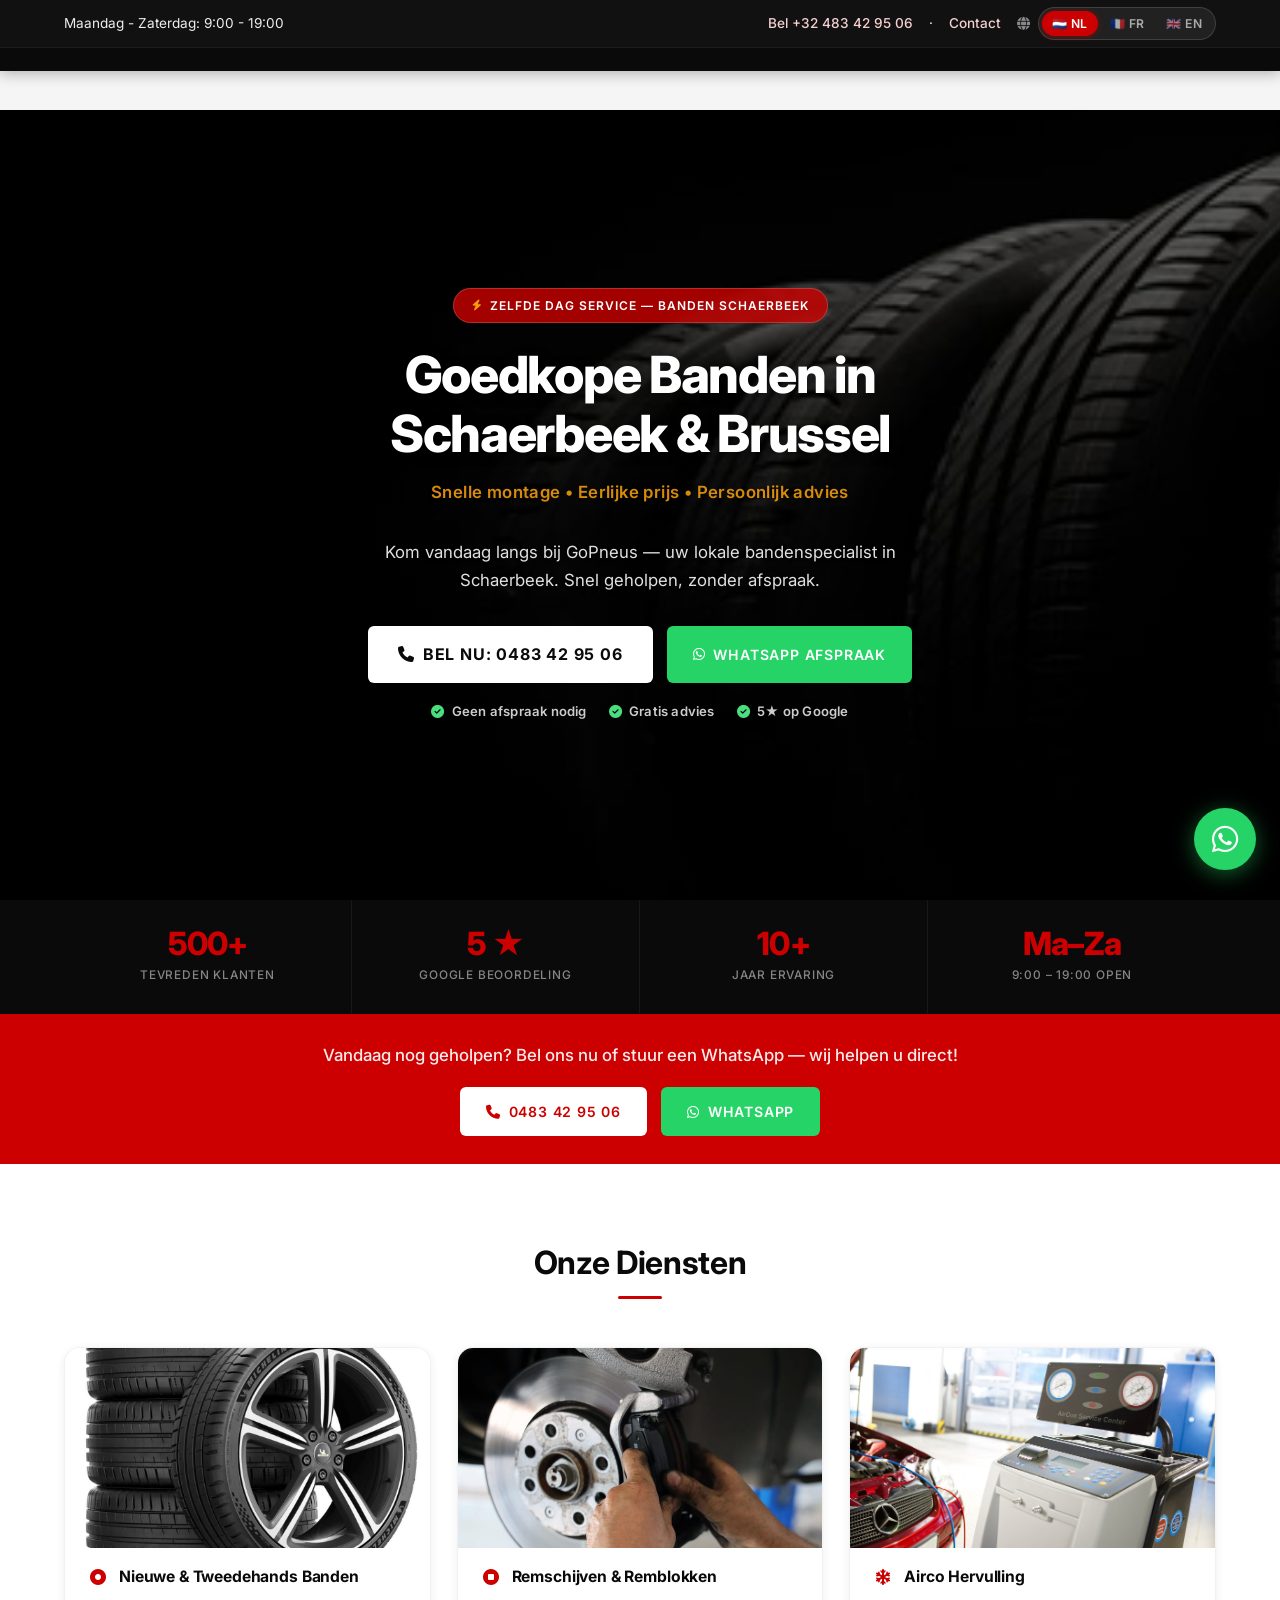
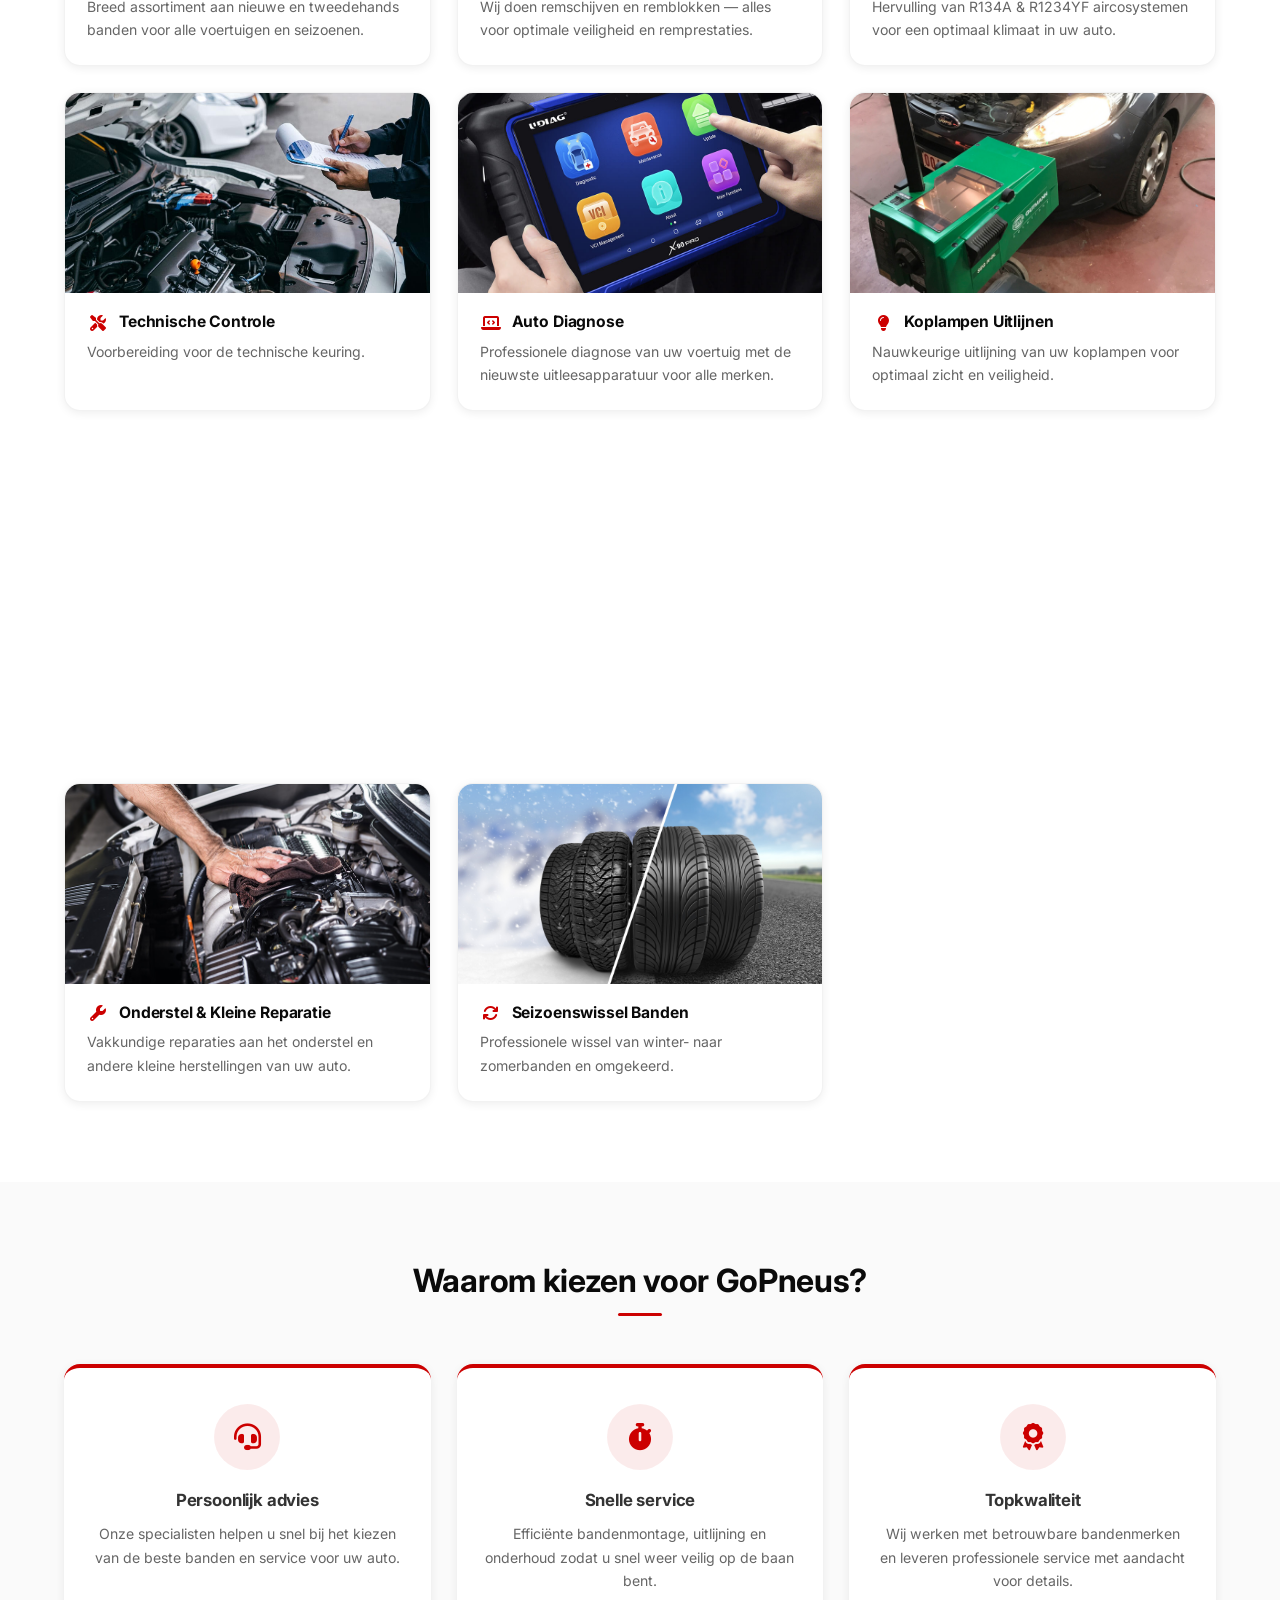
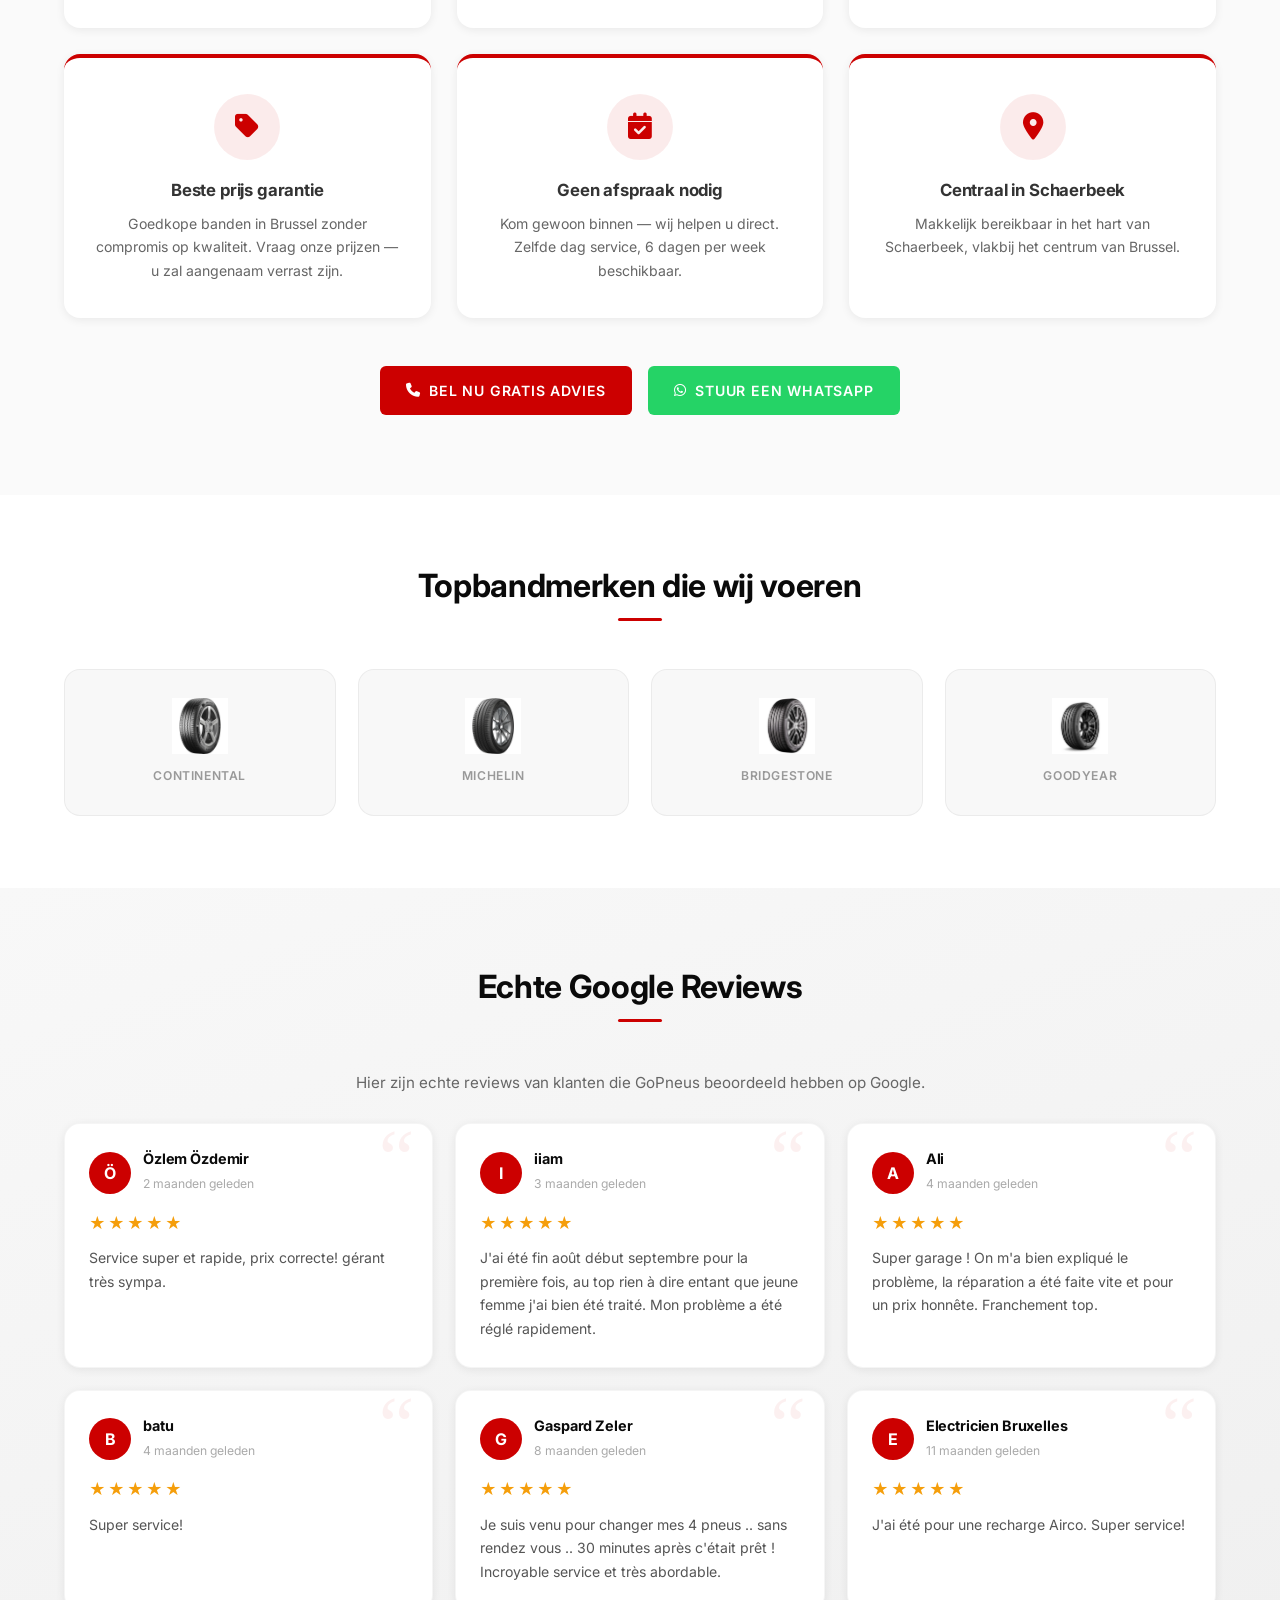
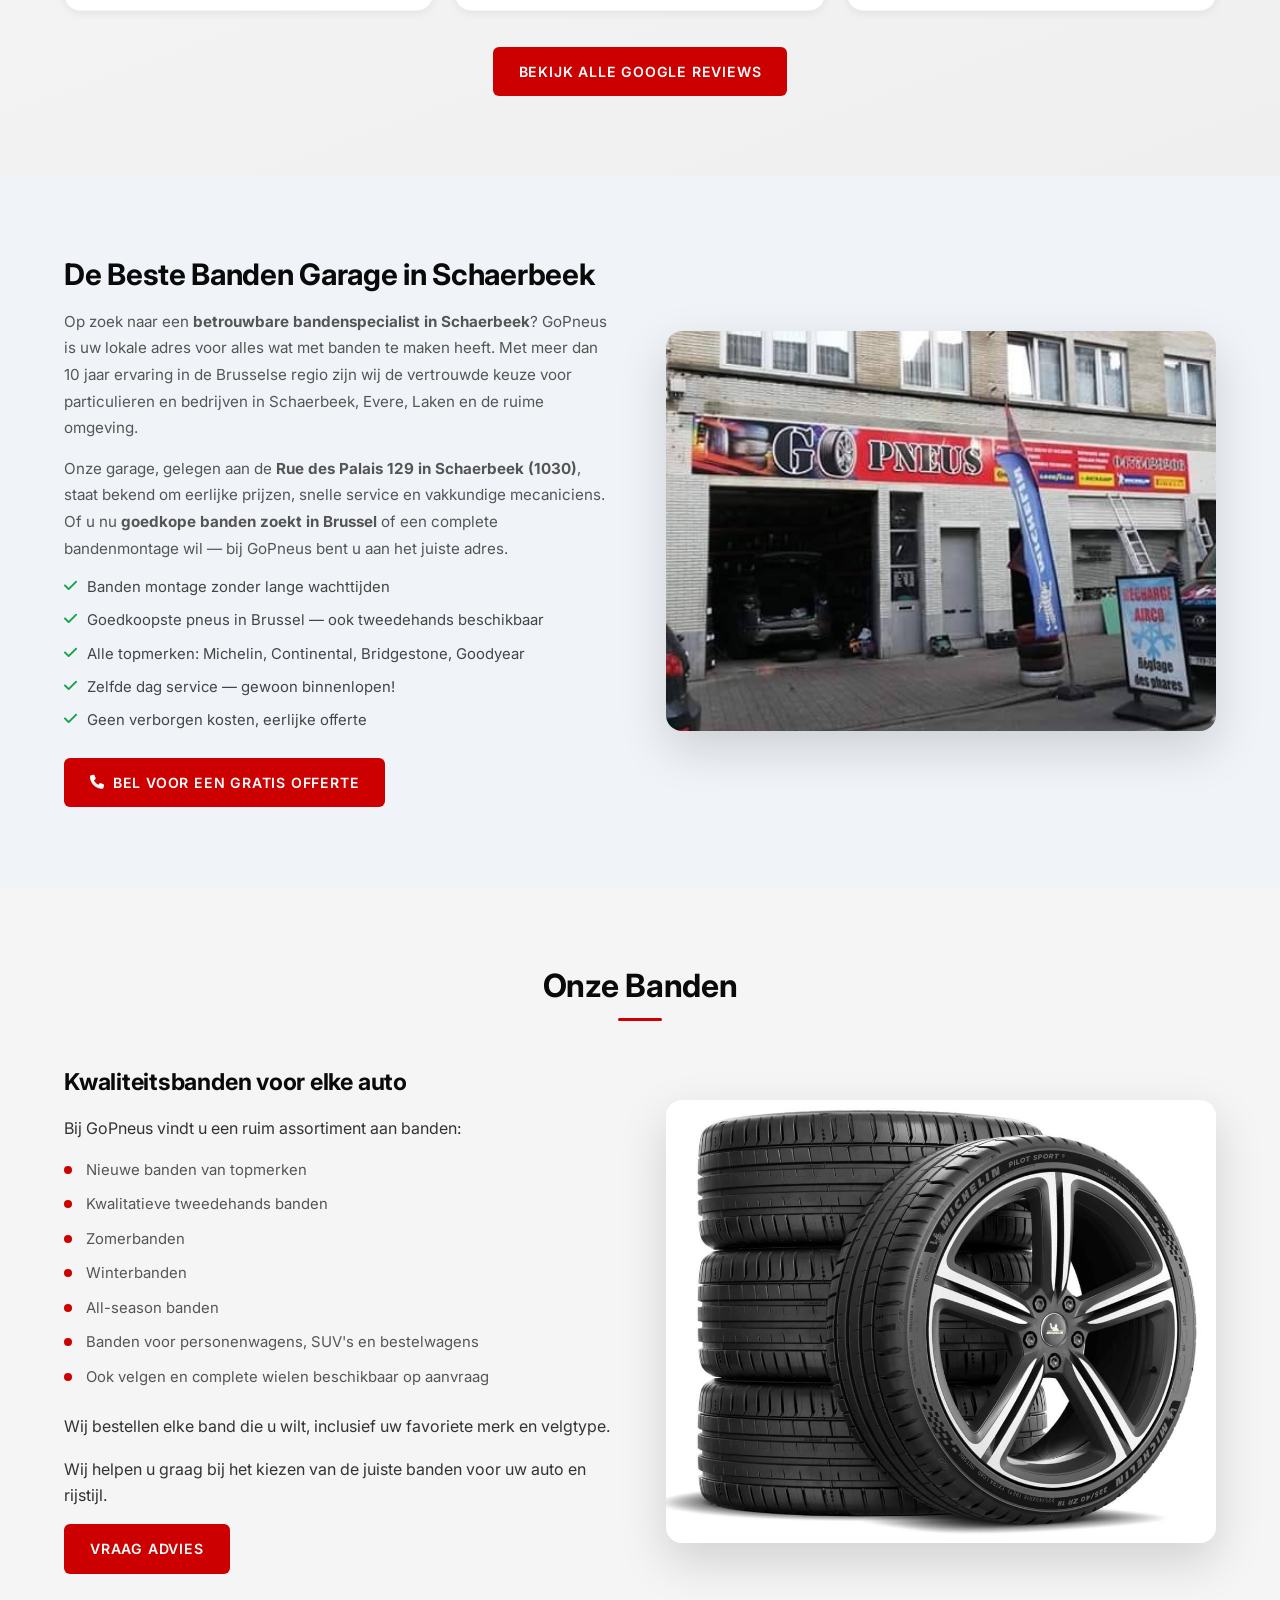
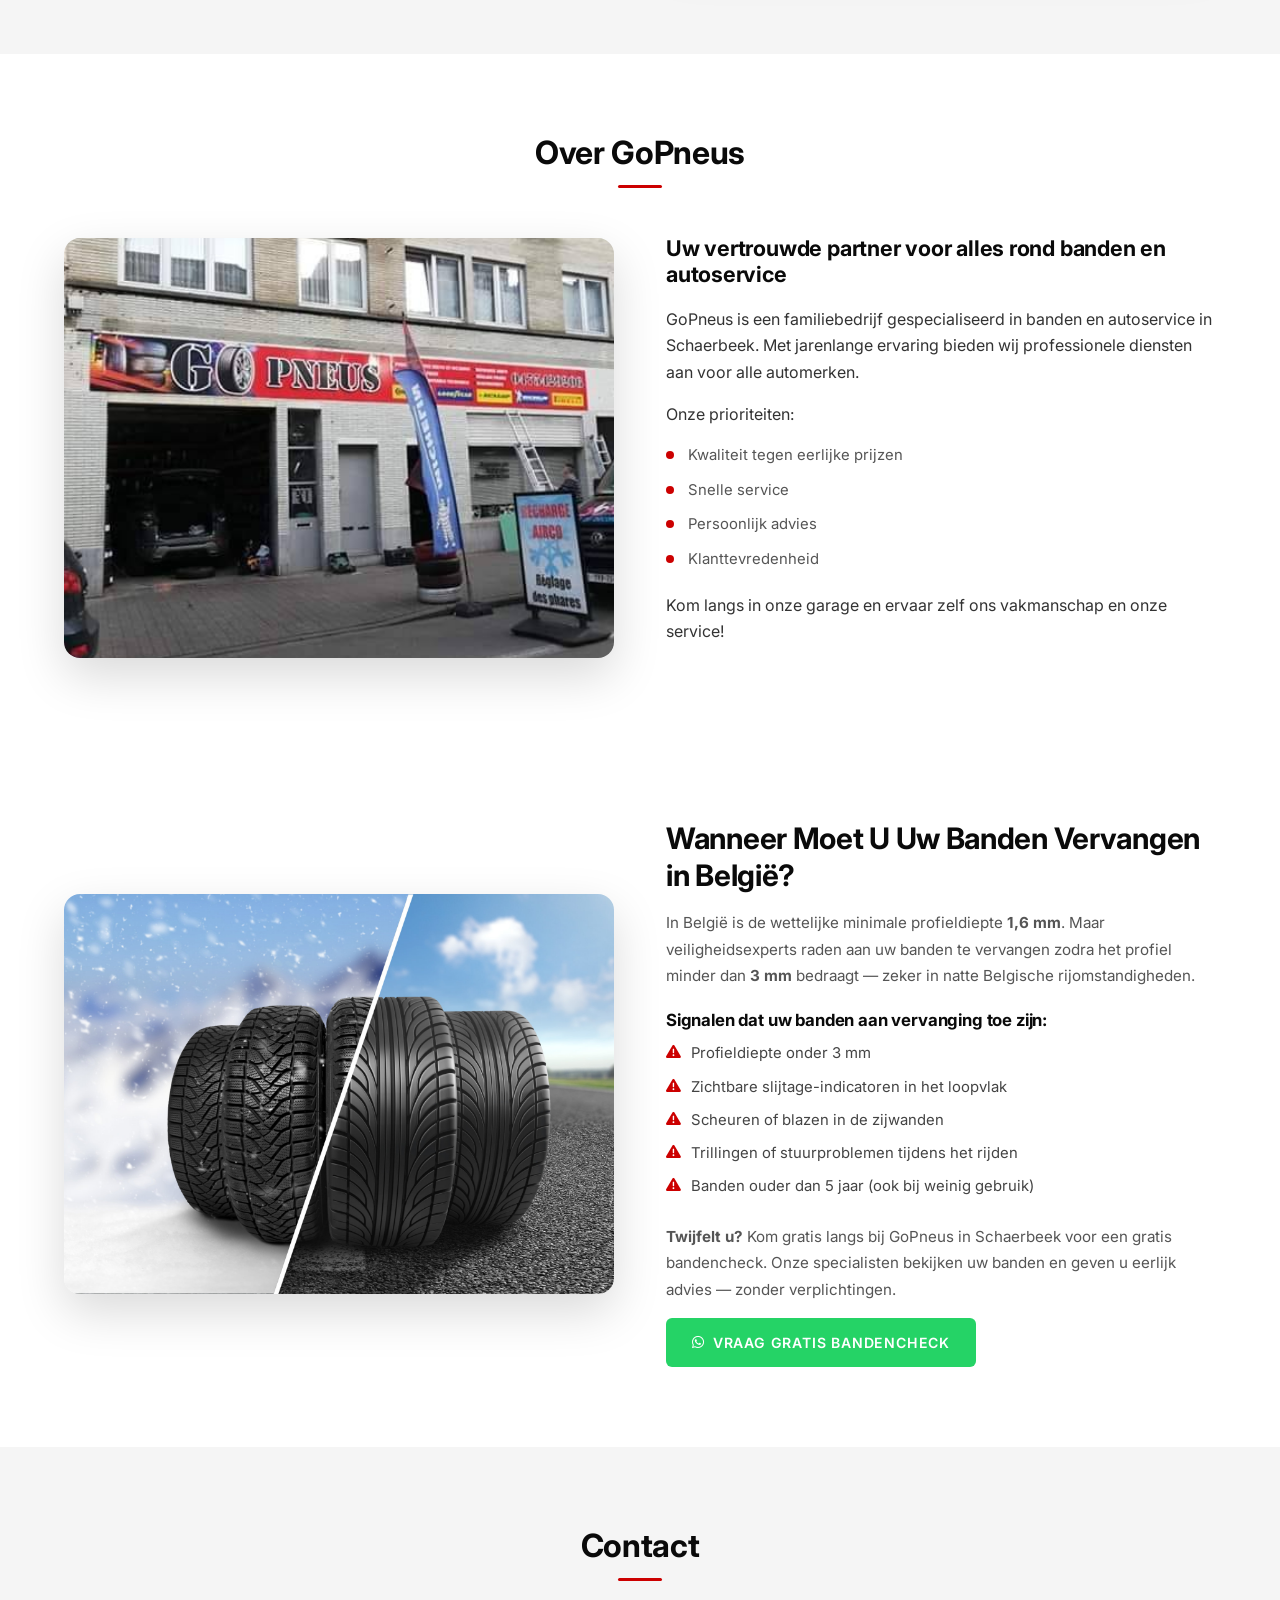
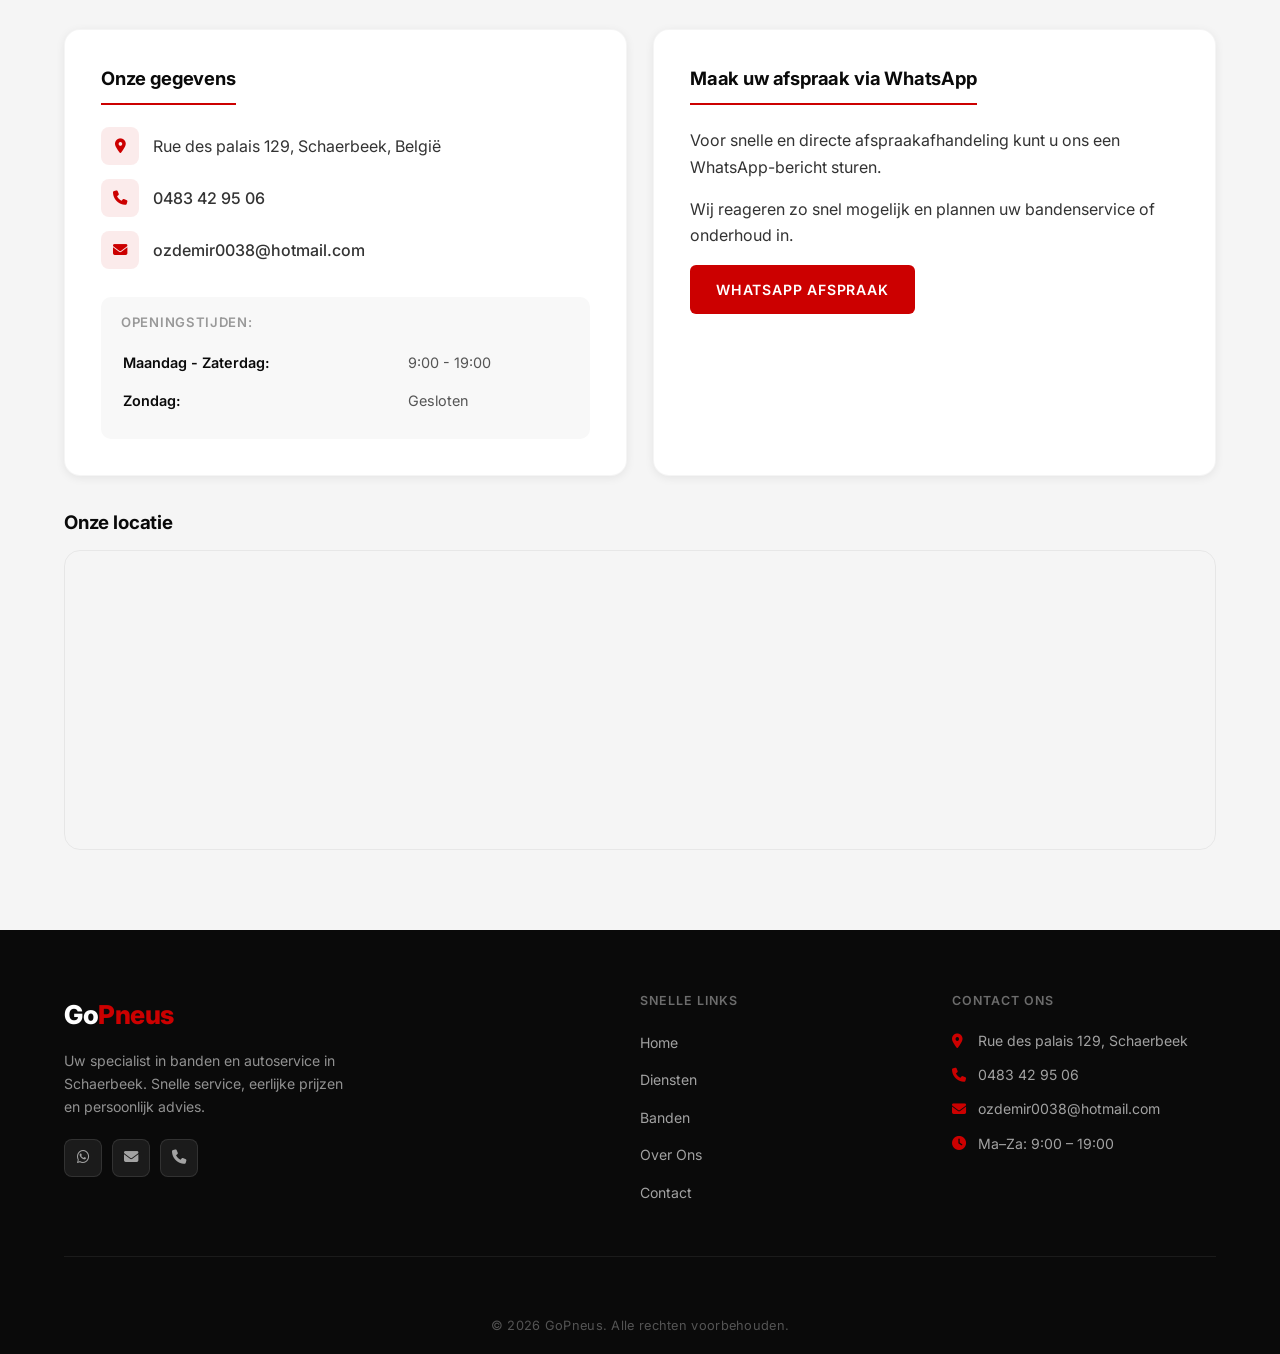
<file: index.html>
<!DOCTYPE html>
<html lang="nl">

<head>
    <meta charset="UTF-8">
    <meta name="viewport" content="width=device-width, initial-scale=1.0">

    <!-- SEO Meta Tags -->
    <title>GoPneus – Banden Schaerbeek | Goedkope Pneus Brussel</title>
    <meta name="description" content="Banden kopen in Schaerbeek? GoPneus: goedkope pneus, snelle montage, zelfde dag service. Brussel & omgeving. Bel nu: 0483 42 95 06.">
    <meta name="keywords" content="banden Schaerbeek, pneus Brussel, goedkope banden Brussel, banden montage Schaerbeek, bandenservice Brussel, winterbanden, zomerbanden, banden wisselen Brussel">
    <meta name="robots" content="index, follow">
    <link rel="canonical" href="https://gopneus.be/">

    <!-- Open Graph -->
    <meta property="og:title" content="GoPneus – Goedkope Banden Schaerbeek & Brussel">
    <meta property="og:description" content="Uw bandenspecialist in Schaerbeek. Goedkope pneus, snelle montage, zelfde dag service. Bel nu: 0483 42 95 06">
    <meta property="og:type" content="website">
    <meta property="og:locale" content="nl_BE">
    <meta property="og:url" content="https://gopneus.be/">
    <meta property="og:image" content="https://gopneus.be/images/hero.png">

    <link rel="icon" href="favicon.svg" type="image/svg+xml">
    <link rel="preconnect" href="https://fonts.googleapis.com">
    <link rel="preconnect" href="https://fonts.gstatic.com" crossorigin>
    <link rel="stylesheet" href="https://cdnjs.cloudflare.com/ajax/libs/font-awesome/6.4.0/css/all.min.css" crossorigin="anonymous" referrerpolicy="no-referrer" />
    <link rel="stylesheet" href="style.css">
    <link rel="llms" href="/llms.txt" type="text/plain">

    <!-- Schema.org LocalBusiness -->
    <script type="application/ld+json">
    {
      "@context": "https://schema.org",
      "@type": "AutoRepair",
      "name": "GoPneus",
      "description": "Bandenspecialist in Schaerbeek – banden, montage, balanceren, remmen, airco en meer.",
      "url": "https://gopneus.be",
      "telephone": "+32483429506",
      "email": "ozdemir0038@hotmail.com",
      "image": "https://gopneus.be/images/hero.png",
      "address": {
        "@type": "PostalAddress",
        "streetAddress": "Rue des Palais 129",
        "addressLocality": "Schaerbeek",
        "postalCode": "1030",
        "addressCountry": "BE"
      },
      "geo": {
        "@type": "GeoCoordinates",
        "latitude": 50.8654545,
        "longitude": 4.369674
      },
      "openingHoursSpecification": [
        {
          "@type": "OpeningHoursSpecification",
          "dayOfWeek": ["Monday","Tuesday","Wednesday","Thursday","Friday","Saturday"],
          "opens": "09:00",
          "closes": "19:00"
        }
      ],
      "priceRange": "€€",
      "aggregateRating": {
        "@type": "AggregateRating",
        "ratingValue": "5",
        "bestRating": "5",
        "reviewCount": "32"
      },
      "hasMap": "https://www.google.com/maps/place/Rue+des+Palais+129,+1030+Schaerbeek"
    }
    </script>
</head>

<body>
    <div class="top-bar">
        <div class="container">
            <div data-i18n="topbar_hours">Maandag - Zaterdag: 9:00 - 19:00</div>
            <div class="top-bar-right">
                <a href="tel:+32483429506">Bel +32 483 42 95 06</a> · <a href="#contact" data-i18n="topbar_contact">Contact</a>
                <div class="lang-switcher">
                    <i class="fas fa-globe lang-icon"></i>
                    <div class="lang-group">
                        <button class="lang-btn active" data-lang="nl">🇳🇱 NL</button>
                        <button class="lang-btn" data-lang="fr">🇫🇷 FR</button>
                        <button class="lang-btn" data-lang="en">🇬🇧 EN</button>
                    </div>
                </div>
            </div>
        </div>
    </div>

    <header>
        <div class="container">
            <div class="logo">Go<span>Pneus</span></div>
            <nav aria-label="Hoofdmenu">
                <ul class="main-menu">
                    <li><a href="#home" data-i18n="nav_home">Home</a></li>
                    <li><a href="#services" data-i18n="nav_services">Diensten</a></li>
                    <li><a href="#banden" data-i18n="nav_tyres">Banden</a></li>
                    <li><a href="#over-ons" data-i18n="nav_about">Over Ons</a></li>
                    <li><a href="#contact" data-i18n="nav_contact">Contact</a></li>
                </ul>
                <div class="hamburger">
                    <span></span>
                    <span></span>
                    <span></span>
                </div>
            </nav>
        </div>
    </header>

    <section class="hero" id="home">
        <div class="hero-content">
            <div class="hero-badge"><i class="fas fa-bolt"></i> <span data-i18n="hero_badge">ZELFDE DAG SERVICE — Banden Schaerbeek</span></div>
            <h1 data-i18n="hero_title">Goedkope Banden in Schaerbeek &amp; Brussel</h1>
            <p class="hero-sub" data-i18n="hero_sub">Snelle montage • Eerlijke prijs • Persoonlijk advies</p>
            <p data-i18n="hero_text">Kom vandaag langs bij GoPneus — uw lokale bandenspecialist in Schaerbeek. Snel geholpen, zonder afspraak.</p>
            <div class="hero-buttons">
                <a href="tel:+32483429506" class="btn btn-call-hero"><i class="fas fa-phone"></i> <span data-i18n="hero_btn_call">BEL NU: 0483 42 95 06</span></a>
                <a href="https://wa.me/32483429506?text=Hallo%20GoPneus%2C%20ik%20wil%20een%20afspraak%20maken." target="_blank" rel="noopener" class="btn btn-whatsapp"><i class="fab fa-whatsapp"></i> <span data-i18n="hero_btn_whatsapp">WhatsApp afspraak</span></a>
            </div>
            <div class="hero-trust">
                <span><i class="fas fa-check-circle"></i> <span data-i18n="trust1">Geen afspraak nodig</span></span>
                <span><i class="fas fa-check-circle"></i> <span data-i18n="trust2">Gratis advies</span></span>
                <span><i class="fas fa-check-circle"></i> <span data-i18n="trust3">5★ op Google</span></span>
            </div>
        </div>
    </section>

    <section class="stats-strip">
        <div class="container">
            <div class="stat-item">
                <span class="stat-number">500+</span>
                <span class="stat-label" data-i18n="stat_customers">Tevreden klanten</span>
            </div>
            <div class="stat-item">
                <span class="stat-number">5 ★</span>
                <span class="stat-label" data-i18n="stat_rating">Google beoordeling</span>
            </div>
            <div class="stat-item">
                <span class="stat-number">10+</span>
                <span class="stat-label" data-i18n="stat_experience">Jaar ervaring</span>
            </div>
            <div class="stat-item">
                <span class="stat-number">Ma–Za</span>
                <span class="stat-label" data-i18n="stat_hours">9:00 – 19:00 open</span>
            </div>
        </div>
    </section>

    <!-- Urgency CTA Strip -->
    <div class="urgency-cta-strip">
        <div class="container">
            <p data-i18n="urgency_text"><strong>Vandaag nog geholpen?</strong> Bel ons nu of stuur een WhatsApp — wij helpen u direct!</p>
            <div class="urgency-cta-buttons">
                <a href="tel:+32483429506" class="btn btn-white"><i class="fas fa-phone"></i> <span data-i18n="urgency_call">0483 42 95 06</span></a>
                <a href="https://wa.me/32483429506?text=Hallo%20GoPneus%2C%20ik%20wil%20een%20afspraak%20maken." target="_blank" rel="noopener" class="btn btn-whatsapp"><i class="fab fa-whatsapp"></i> <span data-i18n="urgency_wa">WhatsApp</span></a>
            </div>
        </div>
    </div>

    <section id="services" class="services">
        <div class="container">
            <h2 class="section-title" data-i18n="services_title">Onze Diensten</h2>
            <div class="service-grid">
                <div class="service-card">
                    <div class="service-img">
                        <img src="images/new_tyres.jpg" alt="Nieuwe en tweedehands banden Schaerbeek" loading="lazy">
                    </div>
                    <div class="service-info">
                        <h3><i class="fas fa-circle-dot"></i> <span data-i18n="service1_title">Nieuwe &amp; Tweedehands Banden</span></h3>
                        <p data-i18n="service1_text">Breed assortiment aan nieuwe en tweedehands banden voor alle voertuigen en seizoenen.</p>
                    </div>
                </div>

                <div class="service-card">
                    <div class="service-img">
                        <img src="images/rem.jpeg" alt="Remmen vervangen Brussel" loading="lazy">
                    </div>
                    <div class="service-info">
                        <h3><i class="fas fa-circle-stop"></i> <span data-i18n="service2_title">Remschijven &amp; Remblokken</span></h3>
                        <p data-i18n="service2_text">Wij doen remschijven en remblokken — alles voor optimale veiligheid en remprestaties.</p>
                    </div>
                </div>

                <div class="service-card">
                    <div class="service-img">
                        <img src="images/airco-center-large.jpg" alt="Airco hervulling Schaerbeek">
                    </div>
                    <div class="service-info">
                        <h3><i class="fas fa-snowflake"></i> <span data-i18n="service3_title">Airco Hervulling</span></h3>
                        <p data-i18n="service3_text">Hervulling van R134A &amp; R1234YF aircosystemen voor een optimaal klimaat in uw auto.</p>
                    </div>
                </div>

                <div class="service-card">
                    <div class="service-img">
                        <img src="images/Preparation_controle_technique_Wonderservice.jpg" alt="Technische controle voorbereiding" loading="lazy">
                    </div>
                    <div class="service-info">
                        <h3><i class="fas fa-screwdriver-wrench"></i> <span data-i18n="service4_title">Technische Controle</span></h3>
                        <p data-i18n="service4_text">Voorbereiding voor de technische keuring.</p>
                    </div>
                </div>

                <div class="service-card">
                    <div class="service-img">
                        <img src="images/diagnostic-tool.jpg" alt="Auto diagnose Brussel" loading="lazy">
                    </div>
                    <div class="service-info">
                        <h3><i class="fas fa-laptop-code"></i> <span data-i18n="service5_title">Auto Diagnose</span></h3>
                        <p data-i18n="service5_text">Professionele diagnose van uw voertuig met de nieuwste uitleesapparatuur voor alle merken.</p>
                    </div>
                </div>

                <div class="service-card">
                    <div class="service-img">
                        <img src="images/test lichten midden.jpg" alt="Koplampen uitlijnen">
                    </div>
                    <div class="service-info">
                        <h3><i class="fas fa-lightbulb"></i> <span data-i18n="service6_title">Koplampen Uitlijnen</span></h3>
                        <p data-i18n="service6_text">Nauwkeurige uitlijning van uw koplampen voor optimaal zicht en veiligheid.</p>
                    </div>
                </div>

                <div class="service-card">
                    <div class="service-img">
                        <img src="images/balance.jpg" alt="Banden balanceren Schaerbeek">
                    </div>
                    <div class="service-info">
                        <h3><i class="fas fa-rotate"></i> <span data-i18n="service7_title">Banden Balanceren</span></h3>
                        <p data-i18n="service7_text">Professioneel balanceren van uw banden voor optimaal weggedrag en bandenslijtage.</p>
                    </div>
                </div>

                <div class="service-card">
                    <div class="service-img">
                        <img src="images/Auto-lampen-banner.jpg" alt="Vervanging van lampen">
                    </div>
                    <div class="service-info">
                        <h3><i class="fas fa-bolt"></i> <span data-i18n="service8_title">Vervanging Lampen</span></h3>
                        <p data-i18n="service8_text">Snelle en vakkundige vervanging van alle soorten autoverlichting.</p>
                    </div>
                </div>

                <div class="service-card">
                    <div class="service-img">
                        <img src="images/Batterij-Auto-FOTO-1.jpg" alt="Vervanging van batterijen">
                    </div>
                    <div class="service-info">
                        <h3><i class="fas fa-battery-full"></i> <span data-i18n="service9_title">Vervanging van Batterijen</span></h3>
                        <p data-i18n="service9_text">Snelle en vakkundige vervanging van alle soorten autobatterijen.</p>
                    </div>
                </div>

                <div class="service-card">
                    <div class="service-img">
                        <img src="images/Onderstel & Kleine Reparatie.webp" alt="Onderstel en kleine reparatie">
                    </div>
                    <div class="service-info">
                        <h3><i class="fas fa-wrench"></i> <span data-i18n="service10_title">Onderstel &amp; Kleine Reparatie</span></h3>
                        <p data-i18n="service10_text">Vakkundige reparaties aan het onderstel en andere kleine herstellingen van uw auto.</p>
                    </div>
                </div>

                <div class="service-card">
                    <div class="service-img">
                        <img src="images/winterbanden-zomerbanden.jpg" alt="Seizoenswissel banden Schaerbeek">
                    </div>
                    <div class="service-info">
                        <h3><i class="fas fa-arrows-rotate"></i> <span data-i18n="service11_title">Seizoenswissel Banden</span></h3>
                        <p data-i18n="service11_text">Professionele wissel van winter- naar zomerbanden en omgekeerd.</p>
                    </div>
                </div>
            </div>
        </div>
    </section>

    <section class="why-us">
        <div class="container">
            <h2 class="section-title" data-i18n="why_title">Waarom kiezen voor GoPneus?</h2>
            <div class="why-grid">
                <div class="why-card">
                    <div class="why-card-icon"><i class="fas fa-headset"></i></div>
                    <h3 data-i18n="why1_title">Persoonlijk advies</h3>
                    <p data-i18n="why1_text">Onze specialisten helpen u snel bij het kiezen van de beste banden en service voor uw auto.</p>
                </div>
                <div class="why-card">
                    <div class="why-card-icon"><i class="fas fa-stopwatch"></i></div>
                    <h3 data-i18n="why2_title">Snelle service</h3>
                    <p data-i18n="why2_text">Efficiënte bandenmontage, uitlijning en onderhoud zodat u snel weer veilig op de baan bent.</p>
                </div>
                <div class="why-card">
                    <div class="why-card-icon"><i class="fas fa-award"></i></div>
                    <h3 data-i18n="why3_title">Topkwaliteit</h3>
                    <p data-i18n="why3_text">Wij werken met betrouwbare bandenmerken en leveren professionele service met aandacht voor details.</p>
                </div>
                <div class="why-card">
                    <div class="why-card-icon"><i class="fas fa-tag"></i></div>
                    <h3 data-i18n="why4_title">Beste prijs garantie</h3>
                    <p data-i18n="why4_text">Goedkope banden in Brussel zonder compromis op kwaliteit. Vraag onze prijzen — u zal aangenaam verrast zijn.</p>
                </div>
                <div class="why-card">
                    <div class="why-card-icon"><i class="fas fa-calendar-check"></i></div>
                    <h3 data-i18n="why5_title">Geen afspraak nodig</h3>
                    <p data-i18n="why5_text">Kom gewoon binnen — wij helpen u direct. Zelfde dag service, 6 dagen per week beschikbaar.</p>
                </div>
                <div class="why-card">
                    <div class="why-card-icon"><i class="fas fa-map-marker-alt"></i></div>
                    <h3 data-i18n="why6_title">Centraal in Schaerbeek</h3>
                    <p data-i18n="why6_text">Makkelijk bereikbaar in het hart van Schaerbeek, vlakbij het centrum van Brussel.</p>
                </div>
            </div>
            <div class="why-cta">
                <a href="tel:+32483429506" class="btn"><i class="fas fa-phone"></i> <span data-i18n="why_cta_call">Bel nu gratis advies</span></a>
                <a href="https://wa.me/32483429506?text=Hallo%20GoPneus%2C%20ik%20wil%20een%20afspraak%20maken." target="_blank" rel="noopener" class="btn btn-whatsapp"><i class="fab fa-whatsapp"></i> <span data-i18n="why_cta_wa">Stuur een WhatsApp</span></a>
            </div>
        </div>
    </section>

    <section class="trusted-brands">
        <div class="container">
            <h2 class="section-title" data-i18n="trusted_title">Topbandmerken die wij voeren</h2>
            <div class="brand-grid">
                <div class="brand-box">
                    <img src="images/continental.jpg" alt="Continental banden Brussel">
                    <span>Continental</span>
                </div>
                <div class="brand-box">
                    <img src="images/michelin.jpg" alt="Michelin banden Schaerbeek">
                    <span>Michelin</span>
                </div>
                <div class="brand-box">
                    <img src="images/band-bridgestone-turanza-6-205-55-r16-91-v--2740768.jpg" alt="Bridgestone banden">
                    <span>Bridgestone</span>
                </div>
                <div class="brand-box">
                    <img src="images/images.jpg" alt="Goodyear banden Brussel">
                    <span>Goodyear</span>
                </div>
            </div>
        </div>
    </section>

    <section class="reviews">
        <div class="container">
            <h2 class="section-title" data-i18n="reviews_title">Echte Google Reviews</h2>
            <div class="review-message" data-i18n="reviews_message">Hier zijn echte reviews van klanten die GoPneus beoordeeld hebben op Google.</div>
            <div class="review-grid">
                <div class="review-card">
                    <div class="review-header">
                        <div class="reviewer-avatar">Ö</div>
                        <div class="reviewer-info">
                            <h4>Özlem Özdemir</h4>
                            <small data-i18n="review1_time">2 maanden geleden</small>
                        </div>
                    </div>
                    <div class="review-stars">★★★★★</div>
                    <p>Service super et rapide, prix correcte! gérant très sympa.</p>
                </div>
                <div class="review-card">
                    <div class="review-header">
                        <div class="reviewer-avatar">I</div>
                        <div class="reviewer-info">
                            <h4>iiam</h4>
                            <small data-i18n="review2_time">3 maanden geleden</small>
                        </div>
                    </div>
                    <div class="review-stars">★★★★★</div>
                    <p>J'ai été fin août début septembre pour la première fois, au top rien à dire entant que jeune femme j'ai bien été traité. Mon problème a été réglé rapidement.</p>
                </div>
                <div class="review-card">
                    <div class="review-header">
                        <div class="reviewer-avatar">A</div>
                        <div class="reviewer-info">
                            <h4>Ali</h4>
                            <small data-i18n="review3_time">4 maanden geleden</small>
                        </div>
                    </div>
                    <div class="review-stars">★★★★★</div>
                    <p>Super garage ! On m'a bien expliqué le problème, la réparation a été faite vite et pour un prix honnête. Franchement top.</p>
                </div>
                <div class="review-card">
                    <div class="review-header">
                        <div class="reviewer-avatar">B</div>
                        <div class="reviewer-info">
                            <h4>batu</h4>
                            <small data-i18n="review4_time">4 maanden geleden</small>
                        </div>
                    </div>
                    <div class="review-stars">★★★★★</div>
                    <p>Super service!</p>
                </div>
                <div class="review-card">
                    <div class="review-header">
                        <div class="reviewer-avatar">G</div>
                        <div class="reviewer-info">
                            <h4>Gaspard Zeler</h4>
                            <small data-i18n="review5_time">8 maanden geleden</small>
                        </div>
                    </div>
                    <div class="review-stars">★★★★★</div>
                    <p>Je suis venu pour changer mes 4 pneus .. sans rendez vous .. 30 minutes après c'était prêt ! Incroyable service et très abordable.</p>
                </div>
                <div class="review-card">
                    <div class="review-header">
                        <div class="reviewer-avatar">E</div>
                        <div class="reviewer-info">
                            <h4>Electricien Bruxelles</h4>
                            <small data-i18n="review6_time">11 maanden geleden</small>
                        </div>
                    </div>
                    <div class="review-stars">★★★★★</div>
                    <p>J'ai été pour une recharge Airco. Super service!</p>
                </div>
            </div>
            <div class="review-footer">
                <a href="https://www.google.com/maps/search/GoPneus+Schaerbeek" target="_blank" rel="noopener" class="btn btn-reviews" data-i18n="reviews_btn">Bekijk alle Google Reviews</a>
            </div>
        </div>
    </section>

    <!-- Lokale SEO Artikel 1: Beste banden garage Schaerbeek -->
    <section class="seo-artikel seo-garage">
        <div class="container">
            <div class="seo-content">
                <div class="seo-text">
                    <h2>De Beste Banden Garage in Schaerbeek</h2>
                    <p>Op zoek naar een <strong>betrouwbare bandenspecialist in Schaerbeek</strong>? GoPneus is uw lokale adres voor alles wat met banden te maken heeft. Met meer dan 10 jaar ervaring in de Brusselse regio zijn wij de vertrouwde keuze voor particulieren en bedrijven in Schaerbeek, Evere, Laken en de ruime omgeving.</p>
                    <p>Onze garage, gelegen aan de <strong>Rue des Palais 129 in Schaerbeek (1030)</strong>, staat bekend om eerlijke prijzen, snelle service en vakkundige mecaniciens. Of u nu <strong>goedkope banden zoekt in Brussel</strong> of een complete bandenmontage wil — bij GoPneus bent u aan het juiste adres.</p>
                    <ul class="seo-list">
                        <li><i class="fas fa-check"></i> Banden montage zonder lange wachttijden</li>
                        <li><i class="fas fa-check"></i> Goedkoopste pneus in Brussel — ook tweedehands beschikbaar</li>
                        <li><i class="fas fa-check"></i> Alle topmerken: Michelin, Continental, Bridgestone, Goodyear</li>
                        <li><i class="fas fa-check"></i> Zelfde dag service — gewoon binnenlopen!</li>
                        <li><i class="fas fa-check"></i> Geen verborgen kosten, eerlijke offerte</li>
                    </ul>
                    <a href="tel:+32483429506" class="btn"><i class="fas fa-phone"></i> Bel voor een gratis offerte</a>
                </div>
                <div class="seo-visual">
                    <img src="images/garage_foto.jpg" alt="GoPneus bandengarage Schaerbeek Brussel" loading="lazy">
                </div>
            </div>
        </div>
    </section>

    <section id="banden" class="banden">
        <div class="container">
            <h2 class="section-title" data-i18n="tyres_title">Onze Banden</h2>
            <div class="banden-info">
                <div class="banden-text">
                    <h3 data-i18n="tyres_subtitle">Kwaliteitsbanden voor elke auto</h3>
                    <p data-i18n="tyres_intro">Bij GoPneus vindt u een ruim assortiment aan banden:</p>
                    <ul>
                        <li data-i18n="tyres_li1">Nieuwe banden van topmerken</li>
                        <li data-i18n="tyres_li2">Kwalitatieve tweedehands banden</li>
                        <li data-i18n="tyres_li3">Zomerbanden</li>
                        <li data-i18n="tyres_li4">Winterbanden</li>
                        <li data-i18n="tyres_li5">All-season banden</li>
                        <li data-i18n="tyres_li6">Banden voor personenwagens, SUV's en bestelwagens</li>
                        <li data-i18n="tyres_li7">Ook velgen en complete wielen beschikbaar op aanvraag</li>
                    </ul>
                    <p data-i18n="tyres_order">Wij bestellen elke band die u wilt, inclusief uw favoriete merk en velgtype.</p>
                    <p data-i18n="tyres_help">Wij helpen u graag bij het kiezen van de juiste banden voor uw auto en rijstijl.</p>
                    <a href="#contact" class="btn" data-i18n="tyres_cta">Vraag advies</a>
                </div>
                <div class="banden-image">
                    <img src="images/new_tyres.jpg" alt="Banden assortiment GoPneus Schaerbeek">
                </div>
            </div>
        </div>
    </section>

    <section id="over-ons" class="over-ons">
        <div class="container">
            <h2 class="section-title" data-i18n="about_title">Over GoPneus</h2>
            <div class="over-ons-content">
                <div class="over-ons-image">
                    <img src="images/garage_foto.jpg" alt="GoPneus Garage Schaerbeek">
                </div>
                <div class="over-ons-text">
                    <h3 data-i18n="about_subtitle">Uw vertrouwde partner voor alles rond banden en autoservice</h3>
                    <p data-i18n="about_text1">GoPneus is een familiebedrijf gespecialiseerd in banden en autoservice in Schaerbeek. Met jarenlange ervaring bieden wij professionele diensten aan voor alle automerken.</p>
                    <p data-i18n="about_priorities">Onze prioriteiten:</p>
                    <ul>
                        <li data-i18n="about_li1">Kwaliteit tegen eerlijke prijzen</li>
                        <li data-i18n="about_li2">Snelle service</li>
                        <li data-i18n="about_li3">Persoonlijk advies</li>
                        <li data-i18n="about_li4">Klanttevredenheid</li>
                    </ul>
                    <p data-i18n="about_visit">Kom langs in onze garage en ervaar zelf ons vakmanschap en onze service!</p>
                </div>
            </div>
        </div>
    </section>

    <!-- Lokale SEO Artikel 2: Wanneer banden vervangen -->
    <section class="seo-artikel seo-vervangen">
        <div class="container">
            <div class="seo-content seo-content--reverse">
                <div class="seo-text">
                    <h2>Wanneer Moet U Uw Banden Vervangen in België?</h2>
                    <p>In België is de wettelijke minimale profieldiepte <strong>1,6 mm</strong>. Maar veiligheidsexperts raden aan uw banden te vervangen zodra het profiel minder dan <strong>3 mm</strong> bedraagt — zeker in natte Belgische rijomstandigheden.</p>
                    <h3>Signalen dat uw banden aan vervanging toe zijn:</h3>
                    <ul class="seo-list">
                        <li><i class="fas fa-exclamation-triangle"></i> Profieldiepte onder 3 mm</li>
                        <li><i class="fas fa-exclamation-triangle"></i> Zichtbare slijtage-indicatoren in het loopvlak</li>
                        <li><i class="fas fa-exclamation-triangle"></i> Scheuren of blazen in de zijwanden</li>
                        <li><i class="fas fa-exclamation-triangle"></i> Trillingen of stuurproblemen tijdens het rijden</li>
                        <li><i class="fas fa-exclamation-triangle"></i> Banden ouder dan 5 jaar (ook bij weinig gebruik)</li>
                    </ul>
                    <p><strong>Twijfelt u?</strong> Kom gratis langs bij GoPneus in Schaerbeek voor een gratis bandencheck. Onze specialisten bekijken uw banden en geven u eerlijk advies — zonder verplichtingen.</p>
                    <a href="https://wa.me/32483429506?text=Hallo%20GoPneus%2C%20ik%20wil%20mijn%20banden%20laten%20controleren." target="_blank" rel="noopener" class="btn btn-whatsapp"><i class="fab fa-whatsapp"></i> Vraag gratis bandencheck</a>
                </div>
                <div class="seo-visual">
                    <img src="images/winterbanden-zomerbanden.jpg" alt="Wanneer banden vervangen in België?" loading="lazy">
                </div>
            </div>
        </div>
    </section>

    <section id="contact" class="contact">
        <div class="container">
            <h2 class="section-title" data-i18n="contact_title">Contact</h2>
            <div class="contact-grid">
                <div class="contact-info">
                    <h3 data-i18n="contact_data_title">Onze gegevens</h3>
                    <ul class="contact-details">
                        <li>
                            <i class="fas fa-map-marker-alt"></i>
                            <span>Rue des palais 129, Schaerbeek, België</span>
                        </li>
                        <li>
                            <i class="fas fa-phone"></i>
                            <span><a href="tel:+32483429506">0483 42 95 06</a></span>
                        </li>
                        <li>
                            <i class="fas fa-envelope"></i>
                            <span><a href="mailto:ozdemir0038@hotmail.com">ozdemir0038@hotmail.com</a></span>
                        </li>
                    </ul>
                    <div class="openingstijden">
                        <h4 data-i18n="opening_hours_title">Openingstijden:</h4>
                        <table>
                            <tr>
                                <td data-i18n="opening_mon_sat">Maandag - Zaterdag:</td>
                                <td>9:00 - 19:00</td>
                            </tr>
                            <tr>
                                <td data-i18n="opening_sunday">Zondag:</td>
                                <td data-i18n="opening_closed">Gesloten</td>
                            </tr>
                        </table>
                    </div>
                </div>

                <div class="contact-form">
                    <h3 data-i18n="appointment_title">Maak uw afspraak via WhatsApp</h3>
                    <p data-i18n="appointment_text1">Voor snelle en directe afspraakafhandeling kunt u ons een WhatsApp-bericht sturen.</p>
                    <p data-i18n="appointment_text2">Wij reageren zo snel mogelijk en plannen uw bandenservice of onderhoud in.</p>
                    <a href="https://wa.me/32483429506?text=Hallo%20GoPneus%2C%20ik%20wil%20een%20afspraak%20maken." target="_blank" rel="noopener" class="btn" data-i18n="whatsapp_appointment">WhatsApp afspraak</a>
                </div>

                <div class="location-map">
                    <h3 data-i18n="contact_location">Onze locatie</h3>
                    <iframe
                        src="https://www.google.com/maps/embed?pb=!1m18!1m12!1m3!1d2518.1435899358675!2d4.369674!3d50.8654545!2m3!1f0!2f0!3f0!3m2!1i1024!2i768!4f13.1!3m3!1m2!1s0x47c3c3d4e5cf7a57%3A0x985e18043c5de5c0!2sRue%20des%20Palais%20129%2C%201030%20Schaerbeek!5e0!3m2!1snl!2sbe!4v1597315842123!5m2!1snl!2sbe"
                        width="100%" height="300" title="GoPneus locatie Schaerbeek" allowfullscreen="" aria-hidden="false"
                        tabindex="0"></iframe>
                </div>
            </div>
        </div>
    </section>

    <footer>
        <div class="container">
            <div class="footer-content">
                <div class="footer-logo">
                    <div class="logo">Go<span>Pneus</span></div>
                    <p data-i18n="footer_tagline">Uw specialist in banden en autoservice in Schaerbeek. Snelle service, eerlijke prijzen en persoonlijk advies.</p>
                    <div class="footer-social">
                        <a href="https://wa.me/32483429506" title="WhatsApp"><i class="fab fa-whatsapp"></i></a>
                        <a href="mailto:ozdemir0038@hotmail.com" title="Email"><i class="fas fa-envelope"></i></a>
                        <a href="tel:+32483429506" title="Bellen"><i class="fas fa-phone"></i></a>
                    </div>
                </div>
                <div class="footer-links">
                    <h3 data-i18n="footer_links_title">Snelle links</h3>
                    <ul>
                        <li><a href="#home" data-i18n="nav_home">Home</a></li>
                        <li><a href="#services" data-i18n="nav_services">Diensten</a></li>
                        <li><a href="#banden" data-i18n="nav_tyres">Banden</a></li>
                        <li><a href="#over-ons" data-i18n="nav_about">Over Ons</a></li>
                        <li><a href="#contact" data-i18n="nav_contact">Contact</a></li>
                    </ul>
                </div>
                <div class="footer-contact">
                    <h3 data-i18n="footer_contact_title">Contact ons</h3>
                    <p><i class="fas fa-map-marker-alt"></i> Rue des palais 129, Schaerbeek</p>
                    <p><i class="fas fa-phone"></i> <a href="tel:+32483429506">0483 42 95 06</a></p>
                    <p><i class="fas fa-envelope"></i> <a href="mailto:ozdemir0038@hotmail.com">ozdemir0038@hotmail.com</a></p>
                    <p><i class="fas fa-clock"></i> <span data-i18n="footer_schedule">Ma–Za: 9:00 – 19:00</span></p>
                </div>
            </div>
            <div class="footer-bottom" data-i18n="footer_copyright">© 2026 GoPneus. Alle rechten voorbehouden.</div>
        </div>
    </footer>

    <!-- Floating WhatsApp Button -->
    <a href="https://wa.me/32483429506?text=Hallo%20GoPneus%2C%20ik%20wil%20een%20afspraak%20maken." class="floating-whatsapp" target="_blank" rel="noopener" aria-label="WhatsApp GoPneus">
        <i class="fab fa-whatsapp"></i>
    </a>

    <!-- Mobile Sticky CTA Bar -->
    <div class="mobile-cta">
        <a href="tel:+32483429506" class="mobile-cta-call"><i class="fas fa-phone"></i> <span data-i18n="mobile_call">Bel Nu</span></a>
        <a href="https://wa.me/32483429506?text=Hallo%20GoPneus%2C%20ik%20wil%20een%20afspraak%20maken." target="_blank" rel="noopener" class="mobile-cta-whatsapp"><i class="fab fa-whatsapp"></i> <span data-i18n="mobile_whatsapp">WhatsApp</span></a>
    </div>

    <script src="script.js"></script>
</body>

</html>
</file>
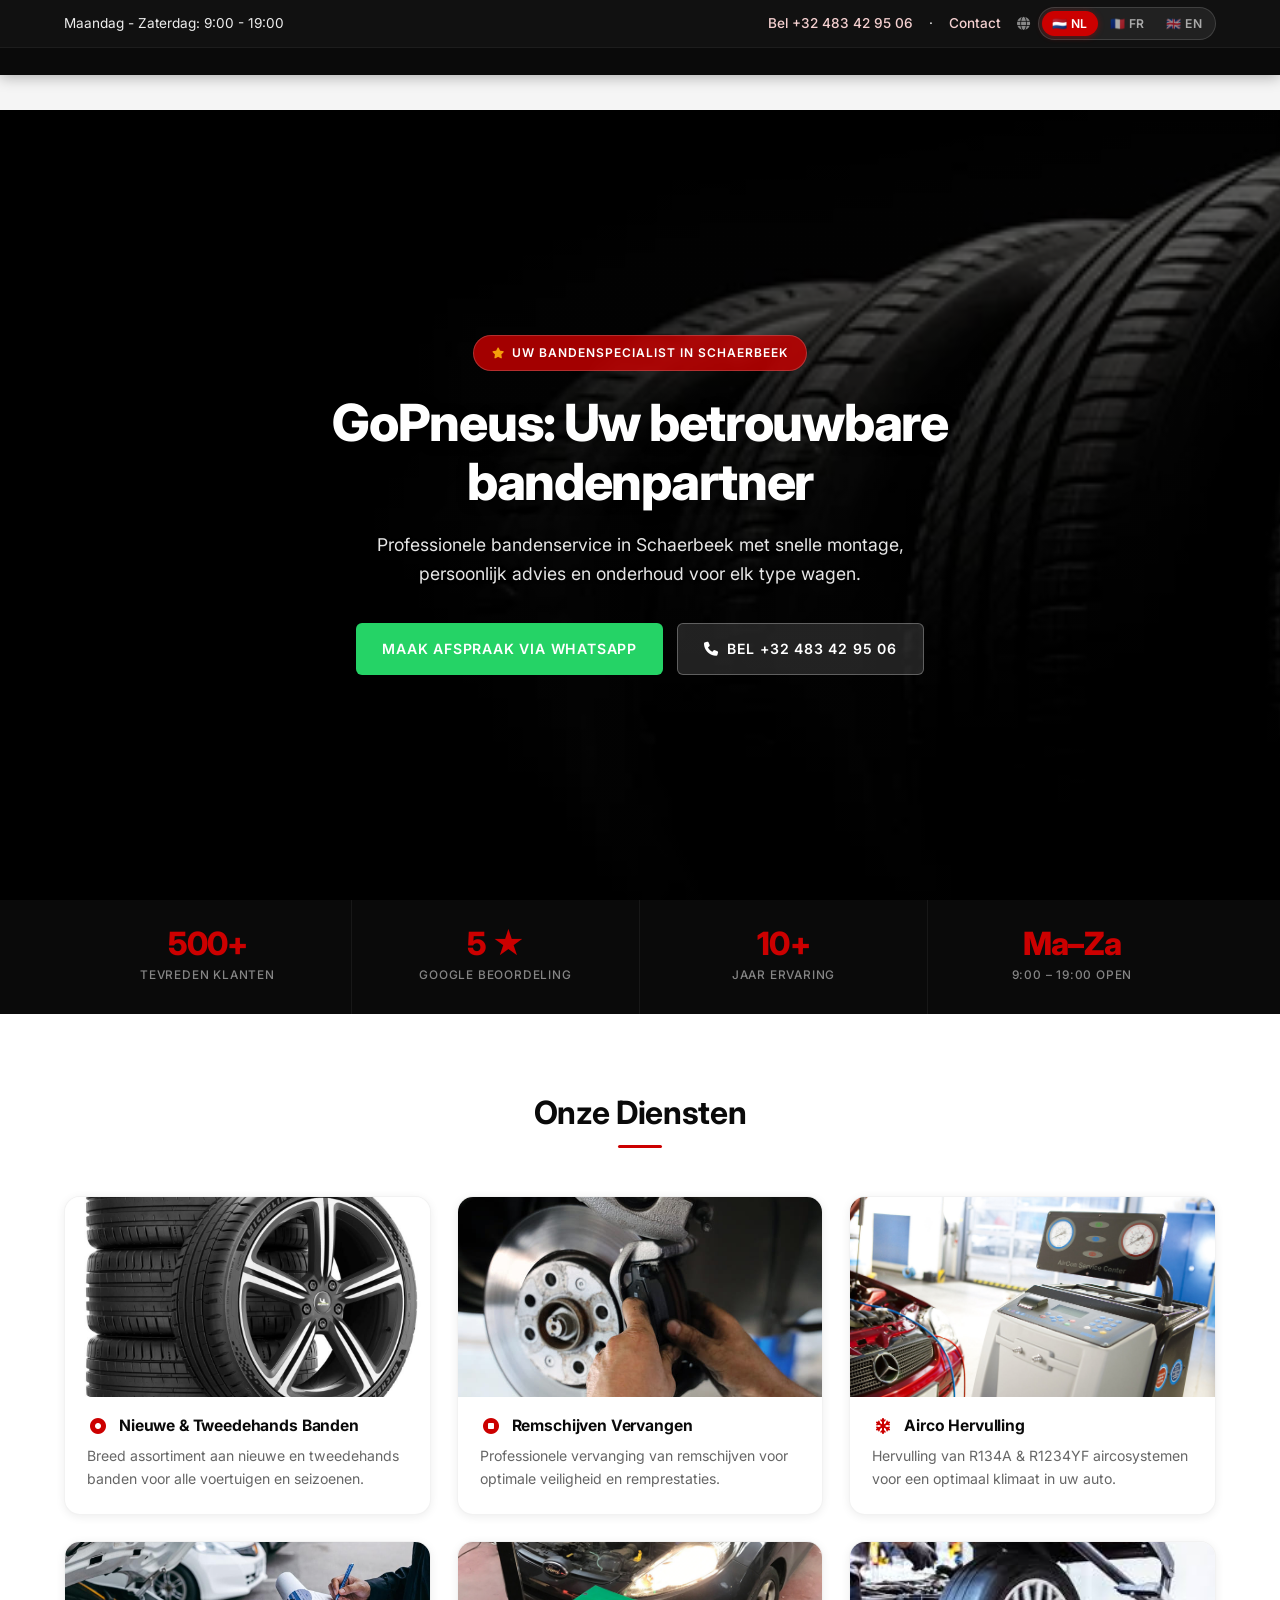
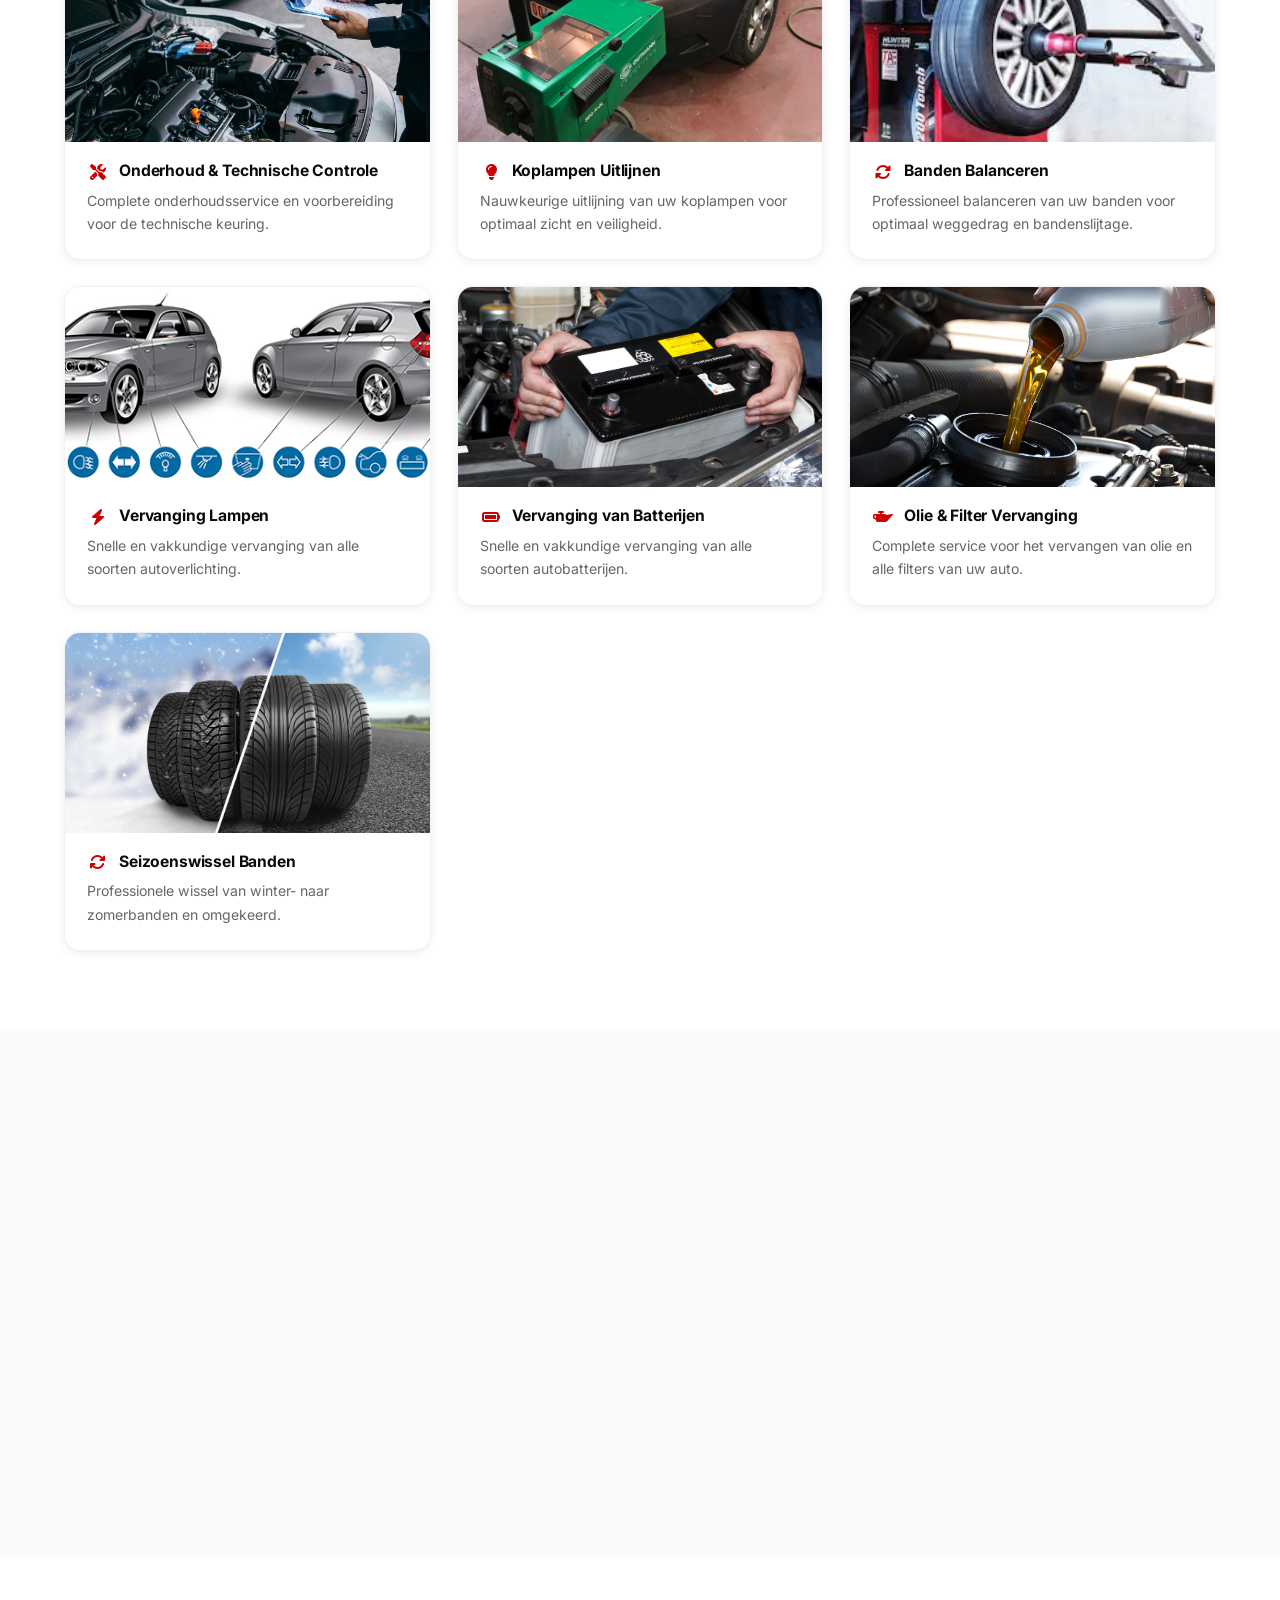
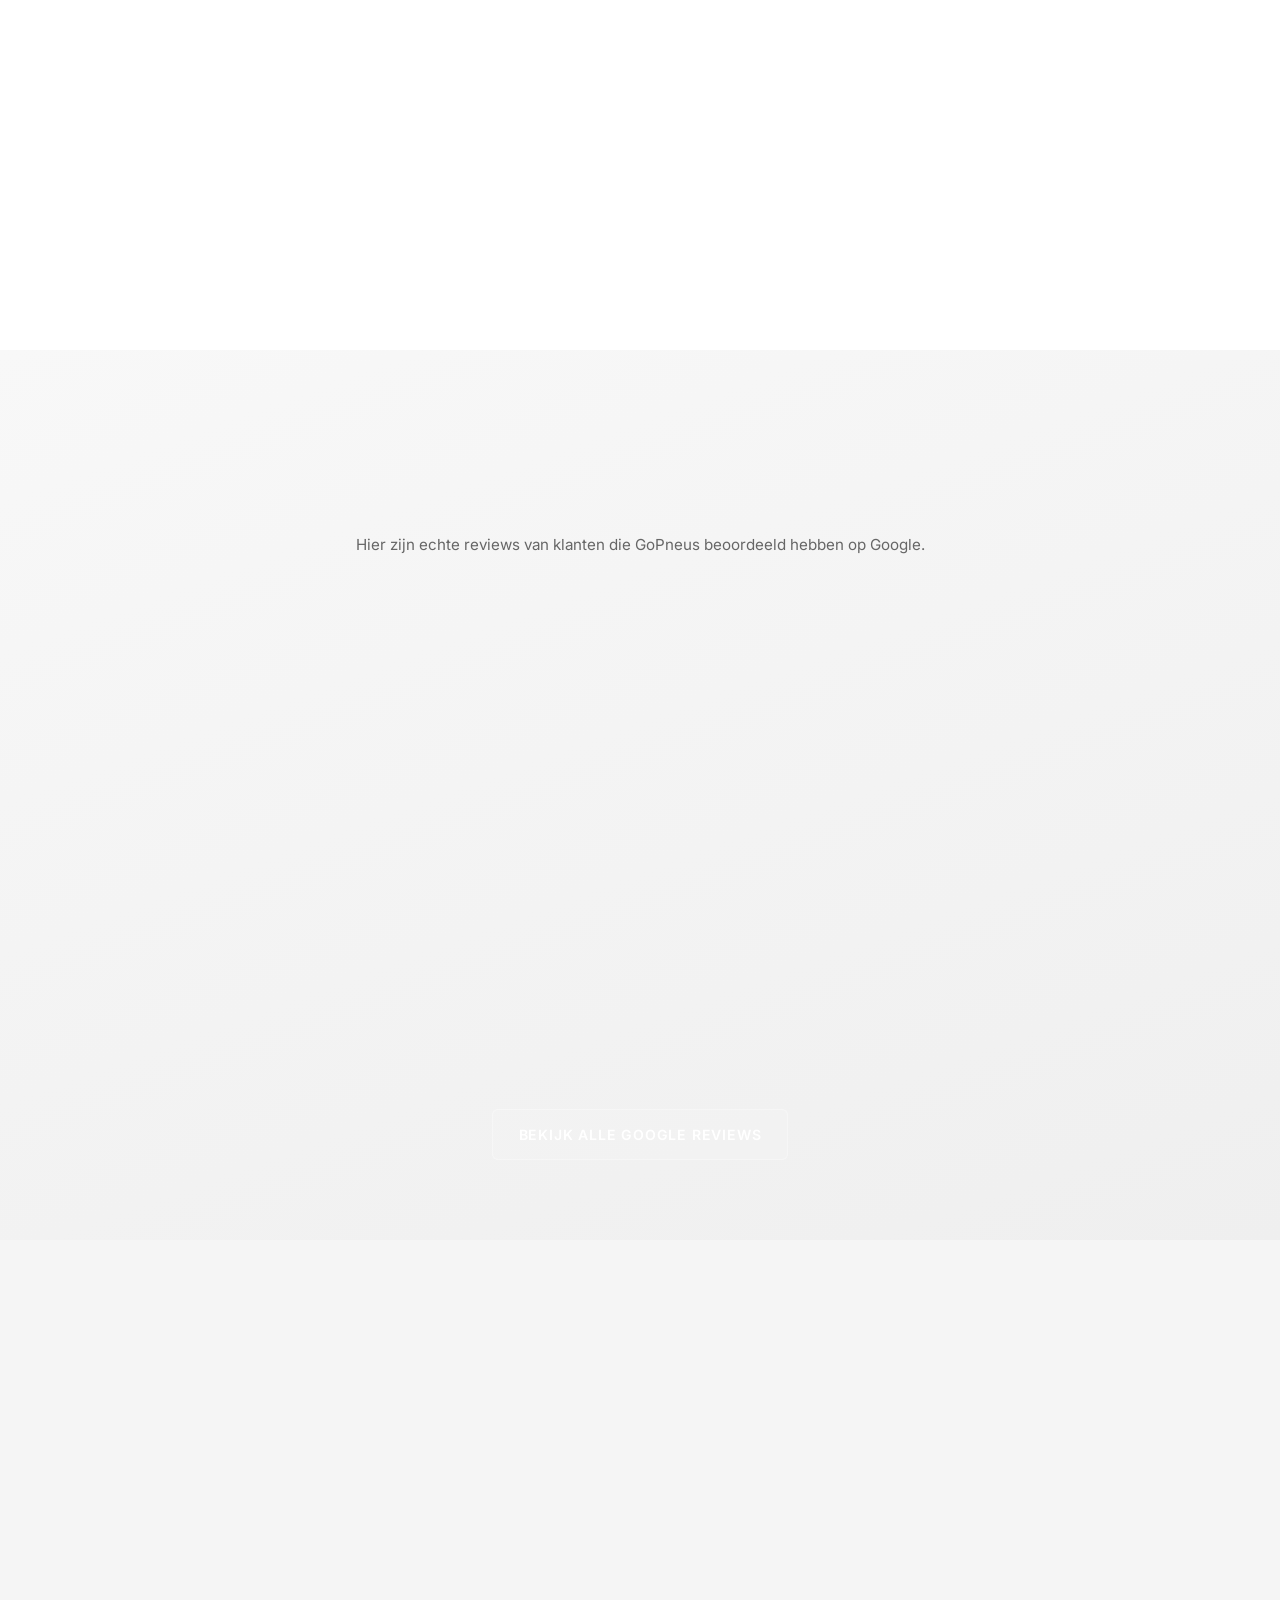
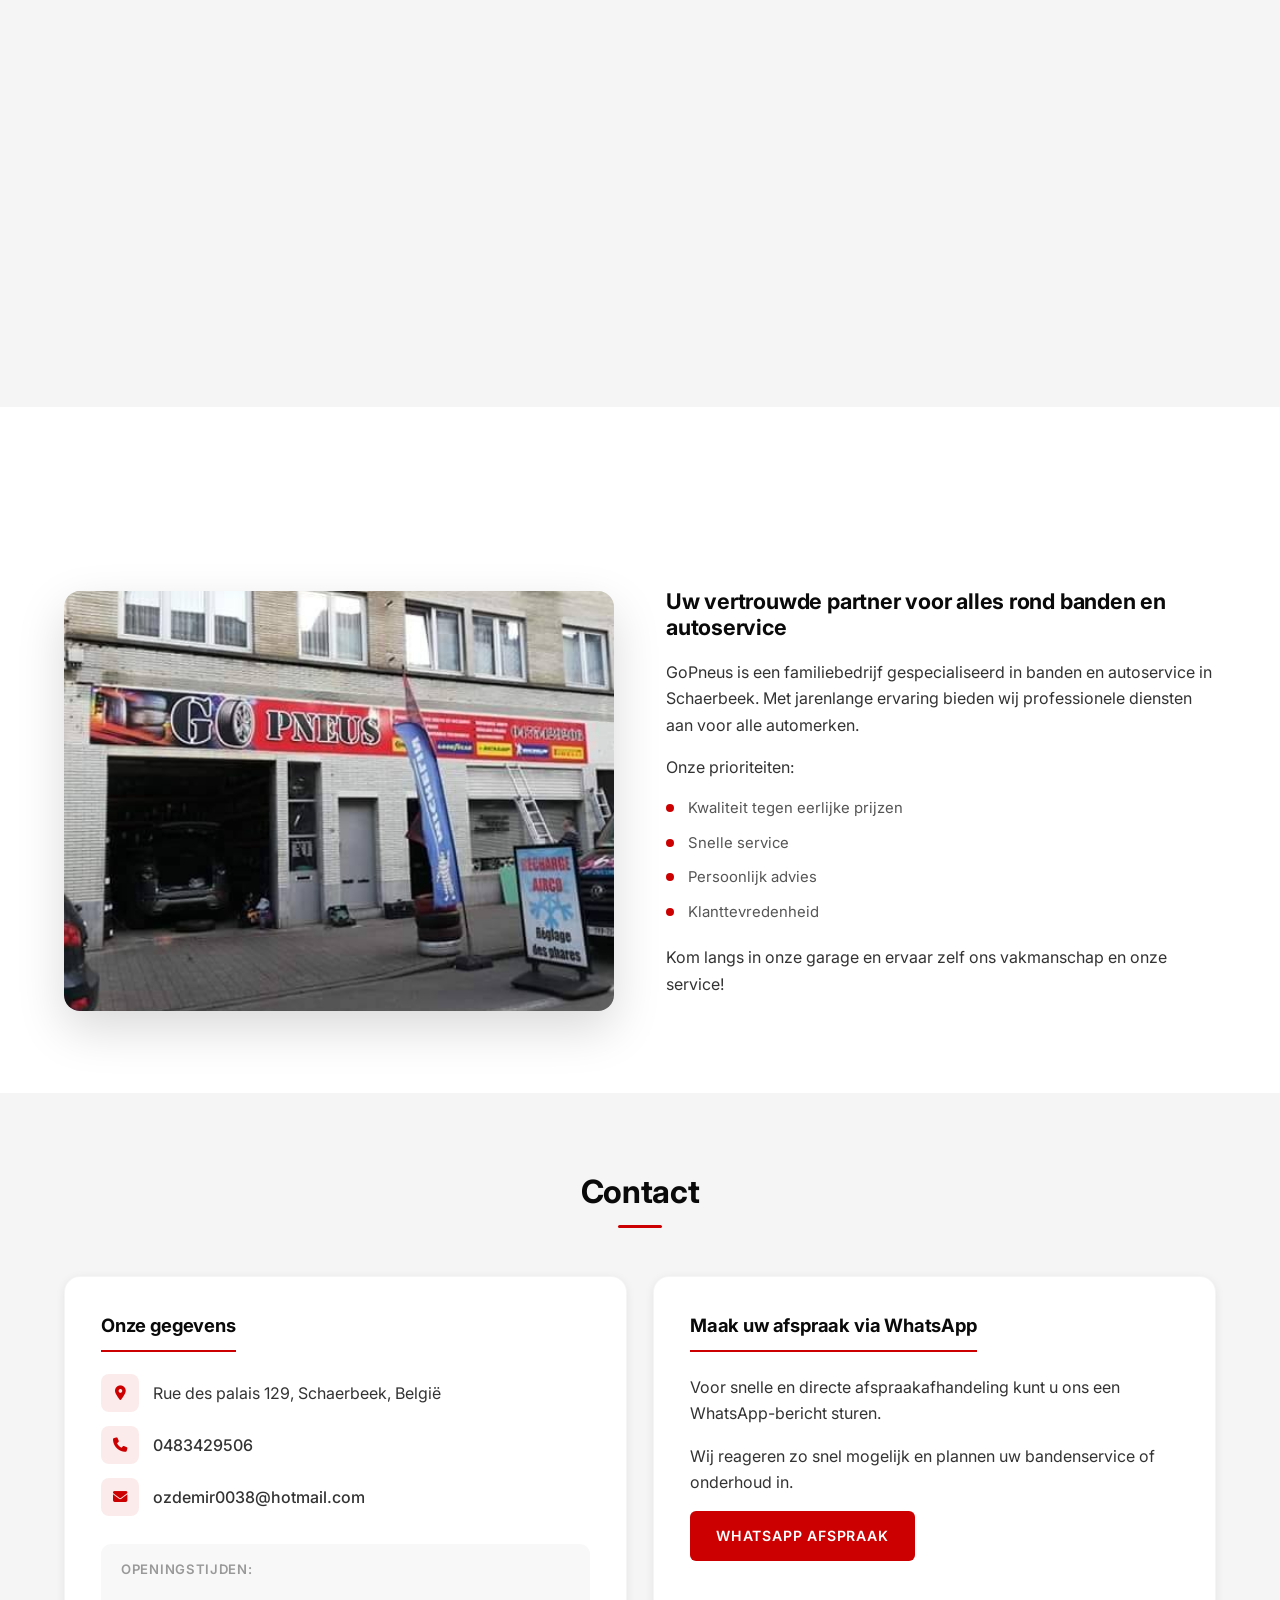
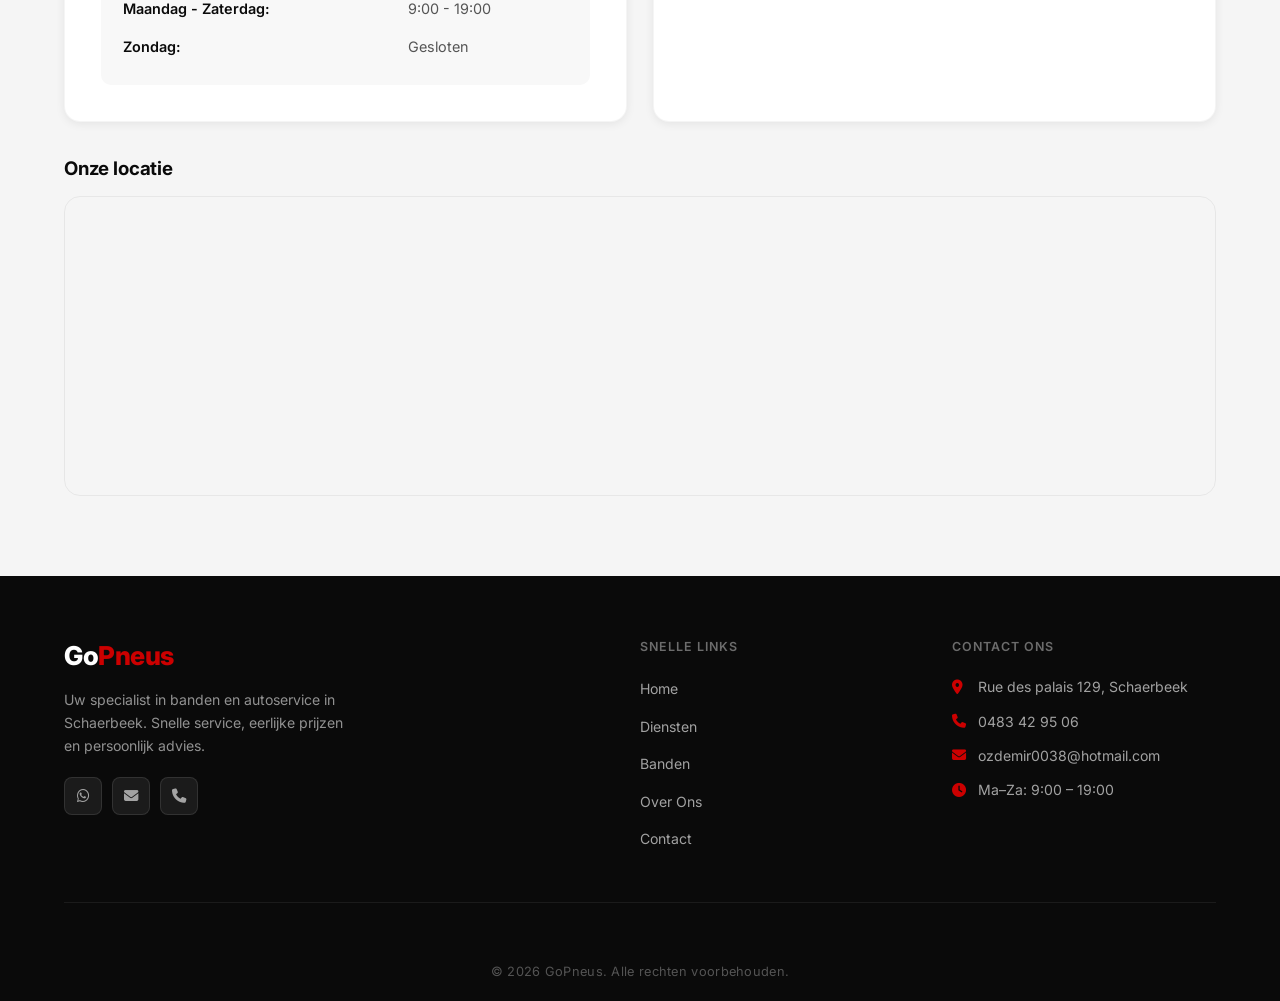
<file: WebSite/index.html>
<!DOCTYPE html>
<html lang="nl">

<head>
    <meta charset="UTF-8">
    <meta name="viewport" content="width=device-width, initial-scale=1.0">
    <meta name="description" content="GoPneus - Uw bandenspecialist in Schaerbeek. Banden, onderhoud, lampen, accu's en technische controle met persoonlijke service.">
    <title>GoPneus - Uw Bandenspecialist in Schaerbeek</title>
    <link rel="stylesheet" href="https://cdnjs.cloudflare.com/ajax/libs/font-awesome/6.4.0/css/all.min.css" crossorigin="anonymous" referrerpolicy="no-referrer" />
    <link rel="stylesheet" href="style.css">
</head>

<body>
    <div class="top-bar">
        <div class="container">
            <div data-i18n="topbar_hours">Maandag - Zaterdag: 9:00 - 19:00</div>
            <div class="top-bar-right">
                <a href="tel:+32483429506">Bel +32 483 42 95 06</a> · <a href="#contact" data-i18n="topbar_contact">Contact</a>
                <div class="lang-switcher">
                    <i class="fas fa-globe lang-icon"></i>
                    <div class="lang-group">
                        <button class="lang-btn active" data-lang="nl">🇳🇱 NL</button>
                        <button class="lang-btn" data-lang="fr">🇫🇷 FR</button>
                        <button class="lang-btn" data-lang="en">🇬🇧 EN</button>
                    </div>
                </div>
            </div>
        </div>
    </div>

    <header>
        <div class="container">
            <h1 class="logo">Go<span>Pneus</span></h1>
            <nav aria-label="Hoofdmenu">
                <ul class="main-menu">
                    <li><a href="#home" data-i18n="nav_home">Home</a></li>
                    <li><a href="#services" data-i18n="nav_services">Diensten</a></li>
                    <li><a href="#banden" data-i18n="nav_tyres">Banden</a></li>
                    <li><a href="#over-ons" data-i18n="nav_about">Over Ons</a></li>
                    <li><a href="#contact" data-i18n="nav_contact">Contact</a></li>
                </ul>
                <div class="hamburger">
                    <span></span>
                    <span></span>
                    <span></span>
                </div>
            </nav>
        </div>
    </header>

    <section class="hero" id="home">
        <div class="hero-content">
            <div class="hero-badge"><i class="fas fa-star"></i> Uw bandenspecialist in Schaerbeek</div>
            <h2 data-i18n="hero_title">GoPneus: Uw betrouwbare bandenpartner</h2>
            <p data-i18n="hero_text">Professionele bandenservice in Schaerbeek met snelle montage, persoonlijk advies en onderhoud voor elk type wagen.</p>
            <div class="hero-buttons">
                <a href="https://wa.me/32483429506?text=Hallo%20GoPneus%2C%20ik%20wil%20een%20afspraak%20maken." target="_blank" rel="noopener" class="btn btn-whatsapp" data-i18n="hero_btn_whatsapp"><i class="fab fa-whatsapp"></i> Maak afspraak via WhatsApp</a>
                <a href="tel:+32483429506" class="btn btn-secondary"><i class="fas fa-phone"></i> <span data-i18n="hero_btn_call">Bel +32 483 42 95 06</span></a>
            </div>
        </div>
    </section>

    <section class="stats-strip">
        <div class="container">
            <div class="stat-item">
                <span class="stat-number">500+</span>
                <span class="stat-label">Tevreden klanten</span>
            </div>
            <div class="stat-item">
                <span class="stat-number">5 ★</span>
                <span class="stat-label">Google beoordeling</span>
            </div>
            <div class="stat-item">
                <span class="stat-number">10+</span>
                <span class="stat-label">Jaar ervaring</span>
            </div>
            <div class="stat-item">
                <span class="stat-number">Ma–Za</span>
                <span class="stat-label">9:00 – 19:00 open</span>
            </div>
        </div>
    </section>

    <section id="services" class="services">
        <div class="container">
            <h2 class="section-title" data-i18n="services_title">Onze Diensten</h2>
            <div class="service-grid">
                <div class="service-card">
                    <div class="service-img">
                        <img src="images/new_tyres.jpg" alt="Nieuwe en tweedehands banden">
                    </div>
                    <div class="service-info">
                        <h3><i class="fas fa-circle-dot"></i> Nieuwe &amp; Tweedehands Banden</h3>
                        <p>Breed assortiment aan nieuwe en tweedehands banden voor alle voertuigen en seizoenen.</p>
                    </div>
                </div>

                <div class="service-card">
                    <div class="service-img">
                        <img src="images/rem.jpeg" alt="Remschijven vervangen">
                    </div>
                    <div class="service-info">
                        <h3><i class="fas fa-circle-stop"></i> Remschijven Vervangen</h3>
                        <p>Professionele vervanging van remschijven voor optimale veiligheid en remprestaties.</p>
                    </div>
                </div>

                <div class="service-card">
                    <div class="service-img">
                        <img src="images/airco-center-large.jpg" alt="Airco hervulling">
                    </div>
                    <div class="service-info">
                        <h3><i class="fas fa-snowflake"></i> Airco Hervulling</h3>
                        <p>Hervulling van R134A &amp; R1234YF aircosystemen voor een optimaal klimaat in uw auto.</p>
                    </div>
                </div>

                <div class="service-card">
                    <div class="service-img">
                        <img src="images/Preparation_controle_technique_Wonderservice.jpg" alt="Onderhoud en technische controle">
                    </div>
                    <div class="service-info">
                        <h3><i class="fas fa-screwdriver-wrench"></i> Onderhoud &amp; Technische Controle</h3>
                        <p>Complete onderhoudsservice en voorbereiding voor de technische keuring.</p>
                    </div>
                </div>

                <div class="service-card">
                    <div class="service-img">
                        <img src="images/test lichten midden.jpg" alt="Koplampen uitlijnen">
                    </div>
                    <div class="service-info">
                        <h3><i class="fas fa-lightbulb"></i> Koplampen Uitlijnen</h3>
                        <p>Nauwkeurige uitlijning van uw koplampen voor optimaal zicht en veiligheid.</p>
                    </div>
                </div>

                <div class="service-card">
                    <div class="service-img">
                        <img src="images/balance.jpg" alt="Banden balanceren">
                    </div>
                    <div class="service-info">
                        <h3><i class="fas fa-rotate"></i> Banden Balanceren</h3>
                        <p>Professioneel balanceren van uw banden voor optimaal weggedrag en bandenslijtage.</p>
                    </div>
                </div>

                <div class="service-card">
                    <div class="service-img">
                        <img src="images/Auto-lampen-banner.jpg" alt="Vervanging van lampen">
                    </div>
                    <div class="service-info">
                        <h3><i class="fas fa-bolt"></i> Vervanging Lampen</h3>
                        <p>Snelle en vakkundige vervanging van alle soorten autoverlichting.</p>
                    </div>
                </div>

                <div class="service-card">
                    <div class="service-img">
                        <img src="images/Batterij-Auto-FOTO-1.jpg" alt="Vervanging van batterijen">
                    </div>
                    <div class="service-info">
                        <h3><i class="fas fa-battery-full"></i> Vervanging van Batterijen</h3>
                        <p>Snelle en vakkundige vervanging van alle soorten autobatterijen.</p>
                    </div>
                </div>

                <div class="service-card">
                    <div class="service-img">
                        <img src="images/olie_verandering.JPG" alt="Olie en filter vervangen">
                    </div>
                    <div class="service-info">
                        <h3><i class="fas fa-oil-can"></i> Olie &amp; Filter Vervanging</h3>
                        <p>Complete service voor het vervangen van olie en alle filters van uw auto.</p>
                    </div>
                </div>

                <div class="service-card">
                    <div class="service-img">
                        <img src="images/winterbanden-zomerbanden.jpg" alt="Seizoenswissel van banden">
                    </div>
                    <div class="service-info">
                        <h3><i class="fas fa-arrows-rotate"></i> Seizoenswissel Banden</h3>
                        <p>Professionele wissel van winter- naar zomerbanden en omgekeerd.</p>
                    </div>
                </div>
            </div>
        </div>
    </section>

    <section class="why-us">
        <div class="container">
            <h2 class="section-title" data-i18n="why_title">Waarom kiezen voor GoPneus?</h2>
            <div class="why-grid">
                <div class="why-card">
                    <div class="why-card-icon"><i class="fas fa-headset"></i></div>
                    <h3>Persoonlijk advies</h3>
                    <p>Onze specialisten helpen u snel bij het kiezen van de beste banden en service voor uw auto.</p>
                </div>
                <div class="why-card">
                    <div class="why-card-icon"><i class="fas fa-stopwatch"></i></div>
                    <h3>Snelle service</h3>
                    <p>Efficiënte bandenmontage, uitlijning en onderhoud zodat u snel weer veilig op de baan bent.</p>
                </div>
                <div class="why-card">
                    <div class="why-card-icon"><i class="fas fa-award"></i></div>
                    <h3>Topkwaliteit</h3>
                    <p>Wij werken met betrouwbare bandenmerken en leveren professionele service met aandacht voor details.</p>
                </div>
            </div>
        </div>
    </section>

    <section class="trusted-brands">
        <div class="container">
            <h2 class="section-title" data-i18n="trusted_title">Topbandmerken die wij voeren</h2>
            <div class="brand-grid">
                <div class="brand-box">
                    <img src="images/continental.jpg" alt="Continental banden">
                    <span>Continental</span>
                </div>
                <div class="brand-box">
                    <img src="images/michelin.jpg" alt="Michelin banden">
                    <span>Michelin</span>
                </div>
                <div class="brand-box">
                    <img src="images/band-bridgestone-turanza-6-205-55-r16-91-v--2740768.jpg" alt="Bridgestone banden">
                    <span>Bridgestone</span>
                </div>
                <div class="brand-box">
                    <img src="images/images.jpg" alt="Goodyear banden">
                    <span>Goodyear</span>
                </div>
            </div>
        </div>
    </section>

    <section class="reviews">
        <div class="container">
            <h2 class="section-title" data-i18n="reviews_title">Echte Google Reviews</h2>
            <div class="review-message" data-i18n="reviews_message">Hier zijn echte reviews van klanten die GoPneus beoordeeld hebben op Google.</div>
            <div class="review-grid">
                <div class="review-card">
                    <div class="review-header">
                        <div class="reviewer-avatar">Ö</div>
                        <div class="reviewer-info">
                            <h4>Özlem Özdemir</h4>
                            <small>2 maanden geleden</small>
                        </div>
                    </div>
                    <div class="review-stars">★★★★★</div>
                    <p>Service super et rapide, prix correcte! gérant très sympa.</p>
                </div>
                <div class="review-card">
                    <div class="review-header">
                        <div class="reviewer-avatar">I</div>
                        <div class="reviewer-info">
                            <h4>iiam</h4>
                            <small>3 maanden geleden</small>
                        </div>
                    </div>
                    <div class="review-stars">★★★★★</div>
                    <p>J’ai été fin août début septembre pour la première fois, au top rien à dire entant que jeune femme j’ai bien été traité. Mon problème a été réglé rapidement.</p>
                </div>
                <div class="review-card">
                    <div class="review-header">
                        <div class="reviewer-avatar">A</div>
                        <div class="reviewer-info">
                            <h4>Ali</h4>
                            <small>4 maanden geleden</small>
                        </div>
                    </div>
                    <div class="review-stars">★★★★★</div>
                    <p>Super garage ! On m’a bien expliqué le problème, la réparation a été faite vite et pour un prix honnête. Franchement top.</p>
                </div>
                <div class="review-card">
                    <div class="review-header">
                        <div class="reviewer-avatar">B</div>
                        <div class="reviewer-info">
                            <h4>batu</h4>
                            <small>4 maanden geleden</small>
                        </div>
                    </div>
                    <div class="review-stars">★★★★★</div>
                    <p>Super service!</p>
                </div>
                <div class="review-card">
                    <div class="review-header">
                        <div class="reviewer-avatar">G</div>
                        <div class="reviewer-info">
                            <h4>Gaspard Zeler</h4>
                            <small>8 maanden geleden</small>
                        </div>
                    </div>
                    <div class="review-stars">★★★★★</div>
                    <p>Je suis venu pour changer mes 4 pneus .. sans rendez vous .. 30 minutes après c’était prêt ! Incroyable service et très abordable.</p>
                </div>
                <div class="review-card">
                    <div class="review-header">
                        <div class="reviewer-avatar">E</div>
                        <div class="reviewer-info">
                            <h4>Electricien Bruxelles</h4>
                            <small>11 maanden geleden</small>
                        </div>
                    </div>
                    <div class="review-stars">★★★★★</div>
                    <p>J’ai été pour une recharge Airco. Super service!</p>
                </div>
            </div>
            <div class="review-footer">
                <a href="https://www.google.com/maps/search/GoPneus+Schaerbeek" target="_blank" rel="noopener" class="btn btn-secondary" data-i18n="reviews_btn">Bekijk alle Google Reviews</a>
            </div>
        </div>
    </section>

    <section id="banden" class="banden">
        <div class="container">
            <h2 class="section-title" data-i18n="tyres_title">Onze Banden</h2>
            <div class="banden-info">
                <div class="banden-text">
                    <h3>Kwaliteitsbanden voor elke auto</h3>
                    <p>Bij GoPneus vindt u een ruim assortiment aan banden:</p>
                    <ul>
                        <li>Nieuwe banden van topmerken</li>
                        <li>Kwalitatieve tweedehands banden</li>
                        <li>Zomerbanden</li>
                        <li>Winterbanden</li>
                        <li>All-season banden</li>
                        <li>Banden voor personenwagens, SUV's en bestelwagens</li>
                        <li>Ook velgen en complete wielen beschikbaar op aanvraag</li>
                    </ul>
                    <p>Wij bestellen elke band die u wilt, inclusief uw favoriete merk en velgtype.</p>
                    <p>Wij helpen u graag bij het kiezen van de juiste banden voor uw auto en rijstijl.</p>
                    <a href="#contact" class="btn">Vraag advies</a>
                </div>
                <div class="banden-image">
                    <img src="images/new_tyres.jpg"
                        alt="Verschillende soorten banden">
                </div>
            </div>
        </div>
    </section>

    <section id="over-ons" class="over-ons">
        <div class="container">
            <h2 class="section-title">Over GoPneus</h2>
            <div class="over-ons-content">
                <div class="over-ons-image">
                    <img src="images/garage_foto.jpg"
                        alt="GoPneus Garage">
                </div>
                <div class="over-ons-text">
                    <h3>Uw vertrouwde partner voor alles rond banden en autoservice</h3>
                    <p>GoPneus is een familiebedrijf gespecialiseerd in banden en autoservice in Schaerbeek. Met
                        jarenlange ervaring bieden wij professionele diensten aan voor alle automerken.</p>
                    <p>Onze prioriteiten:</p>
                    <ul>
                        <li>Kwaliteit tegen eerlijke prijzen</li>
                        <li>Snelle service</li>
                        <li>Persoonlijk advies</li>
                        <li>Klanttevredenheid</li>
                    </ul>
                    <p>Kom langs in onze garage en ervaar zelf ons vakmanschap en onze service!</p>
                </div>
            </div>
        </div>
    </section>

    <section id="contact" class="contact">
        <div class="container">
            <h2 class="section-title" data-i18n="contact_title">Contact</h2>
            <div class="contact-grid">
                <div class="contact-info">
                    <h3 data-i18n="contact_data_title">Onze gegevens</h3>
                    <ul class="contact-details">
                        <li>
                            <i class="fas fa-map-marker-alt"></i>
                            <span>Rue des palais 129, Schaerbeek, België</span>
                        </li>
                        <li>
                            <i class="fas fa-phone"></i>
                            <span><a href="tel:+32483429506">0483429506</a></span>
                        </li>
                        <li>
                            <i class="fas fa-envelope"></i>
                            <span><a href="mailto:ozdemir0038@hotmail.com">ozdemir0038@hotmail.com</a></span>
                        </li>
                    </ul>
                    <div class="openingstijden">
                        <h4 data-i18n="opening_hours_title">Openingstijden:</h4>
                        <table>
                            <tr>
                                <td>Maandag - Zaterdag:</td>
                                <td>9:00 - 19:00</td>
                            </tr>
                            <tr>
                                <td>Zondag:</td>

                                <td>Gesloten</td>
                            </tr>
                        </table>
                    </div>
                </div>

                <div class="contact-form">
                    <h3 data-i18n="appointment_title">Maak uw afspraak via WhatsApp</h3>
                    <p data-i18n="appointment_text1">Voor snelle en directe afspraakafhandeling kunt u ons een WhatsApp-bericht sturen.</p>
                    <p data-i18n="appointment_text2">Wij reageren zo snel mogelijk en plannen uw bandenservice of onderhoud in.</p>
                    <a href="https://wa.me/32483429506?text=Hallo%20GoPneus%2C%20ik%20wil%20een%20afspraak%20maken." target="_blank" rel="noopener" class="btn" data-i18n="whatsapp_appointment">WhatsApp afspraak</a>
                </div>

                <div class="location-map">
                    <h3>Onze locatie</h3>
                    <iframe
                        src="https://www.google.com/maps/embed?pb=!1m18!1m12!1m3!1d2518.1435899358675!2d4.369674!3d50.8654545!2m3!1f0!2f0!3f0!3m2!1i1024!2i768!4f13.1!3m3!1m2!1s0x47c3c3d4e5cf7a57%3A0x985e18043c5de5c0!2sRue%20des%20Palais%20129%2C%201030%20Schaerbeek!5e0!3m2!1snl!2sbe!4v1597315842123!5m2!1snl!2sbe"
                        width="100%" height="300" title="GoPneus locatie" allowfullscreen="" aria-hidden="false"
                        tabindex="0"></iframe>
                </div>
            </div>
        </div>
    </section>

    <footer>
        <div class="container">
            <div class="footer-content">
                <div class="footer-logo">
                    <h2 class="logo">Go<span>Pneus</span></h2>
                    <p>Uw specialist in banden en autoservice in Schaerbeek. Snelle service, eerlijke prijzen en persoonlijk advies.</p>
                    <div class="footer-social">
                        <a href="https://wa.me/32483429506" title="WhatsApp"><i class="fab fa-whatsapp"></i></a>
                        <a href="mailto:ozdemir0038@hotmail.com" title="Email"><i class="fas fa-envelope"></i></a>
                        <a href="tel:+32483429506" title="Bellen"><i class="fas fa-phone"></i></a>
                    </div>
                </div>
                <div class="footer-links">
                    <h3>Snelle links</h3>
                    <ul>
                        <li><a href="#home">Home</a></li>
                        <li><a href="#services">Diensten</a></li>
                        <li><a href="#banden">Banden</a></li>
                        <li><a href="#over-ons">Over Ons</a></li>
                        <li><a href="#contact">Contact</a></li>
                    </ul>
                </div>
                <div class="footer-contact">
                    <h3>Contact ons</h3>
                    <p><i class="fas fa-map-marker-alt"></i> Rue des palais 129, Schaerbeek</p>
                    <p><i class="fas fa-phone"></i> <a href="tel:+32483429506">0483 42 95 06</a></p>
                    <p><i class="fas fa-envelope"></i> <a href="mailto:ozdemir0038@hotmail.com">ozdemir0038@hotmail.com</a></p>
                    <p><i class="fas fa-clock"></i> Ma–Za: 9:00 – 19:00</p>
                </div>
            </div>
            <div class="footer-bottom">© 2026 GoPneus. Alle rechten voorbehouden.</div>
        </div>
    </footer>

    <script src="script.js"></script>
</body>

</html>
</file>
<file: style.css>
@import url('https://fonts.googleapis.com/css2?family=Inter:wght@400;500;600;700;800&display=swap');

/* ─── CSS Custom Properties ─────────────────────────────────── */
:root {
    --red:        #cc0000;
    --red-dark:   #990000;
    --black:      #0a0a0a;
    --gold:       #f59e0b;
    --gray-light: #f5f5f5;
    --white:      #ffffff;
    --shadow-sm:  0 2px 10px rgba(0,0,0,0.07);
    --shadow-md:  0 8px 28px rgba(0,0,0,0.11);
    --shadow-lg:  0 18px 48px rgba(0,0,0,0.15);
    --radius:     10px;
    --radius-lg:  16px;
    --transition: 0.28s ease;
}

/* ─── Reset & Base ──────────────────────────────────────────── */
* { margin: 0; padding: 0; box-sizing: border-box; }

html { font-size: 16px; scroll-behavior: smooth; }

body {
    font-family: 'Inter', 'Segoe UI', Tahoma, Geneva, Verdana, sans-serif;
    line-height: 1.65;
    color: #333;
    background-color: #f5f5f5;
}

img { max-width: 100%; height: auto; display: block; }

/* ─── Container ─────────────────────────────────────────────── */
.container {
    width: 100%;
    max-width: 1200px;
    margin: 0 auto;
    padding: 0 24px;
}

/* ─── Typography ────────────────────────────────────────────── */
h1, h2, h3, h4, h5, h6 {
    margin-bottom: 1rem;
    font-weight: 700;
    line-height: 1.2;
    letter-spacing: -0.01em;
}

p { margin-bottom: 1rem; }

a {
    color: var(--red);
    text-decoration: none;
    transition: color var(--transition);
}

a:hover { color: var(--red-dark); }

ul { list-style-position: inside; }

.section-title {
    text-align: center;
    margin-bottom: 3rem;
    font-size: 2rem;
    color: var(--black);
    position: relative;
    padding-bottom: 16px;
}

.section-title::after {
    content: '';
    position: absolute;
    width: 44px;
    height: 3px;
    background: var(--red);
    bottom: 0;
    left: 50%;
    transform: translateX(-50%);
    border-radius: 2px;
}

/* ─── Scroll Fade-In Animation ──────────────────────────────── */
.fade-in {
    opacity: 0;
    transform: translateY(26px);
    transition: opacity 0.55s ease, transform 0.55s ease;
}

.fade-in.visible {
    opacity: 1;
    transform: translateY(0);
}

/* ─── Buttons ───────────────────────────────────────────────── */
.btn {
    display: inline-flex;
    align-items: center;
    gap: 8px;
    background-color: var(--red);
    color: var(--white);
    padding: 13px 26px;
    border-radius: 6px;
    font-weight: 600;
    font-size: 0.88rem;
    text-transform: uppercase;
    letter-spacing: 0.8px;
    transition: all var(--transition);
    border: none;
    cursor: pointer;
    text-decoration: none;
}

.btn:hover {
    background-color: var(--red-dark);
    color: var(--white);
    transform: translateY(-2px);
    box-shadow: 0 6px 20px rgba(204,0,0,0.30);
}

.btn-whatsapp {
    background-color: #25d366;
    color: var(--white);
}

.btn-whatsapp:hover {
    background-color: #1da851;
    color: var(--white);
    box-shadow: 0 6px 20px rgba(37,211,102,0.35);
}

.btn-secondary {
    background-color: rgba(255,255,255,0.13);
    color: var(--white);
    border: 1px solid rgba(255,255,255,0.28);
}

.btn-secondary:hover {
    background-color: rgba(255,255,255,0.22);
    color: var(--white);
    transform: translateY(-2px);
    box-shadow: none;
}

/* ─── Top Bar ────────────────────────────────────────────────── */
.top-bar {
    position: fixed;
    top: 0; left: 0;
    width: 100%;
    background-color: #111;
    color: #eee;
    font-size: 0.85rem;
    z-index: 1001;
    border-bottom: 1px solid rgba(255,255,255,0.05);
}

.top-bar .container {
    display: flex;
    justify-content: space-between;
    align-items: center;
    padding-top: 7px;
    padding-bottom: 7px;
}

.top-bar-right {
    display: flex;
    align-items: center;
    gap: 1rem;
    flex-wrap: wrap;
}

.top-bar a { color: #f5d0d0; font-weight: 500; }
.top-bar a:hover { color: var(--white); }

/* Language Switcher */
.lang-switcher { display: flex; align-items: center; gap: 8px; }

.lang-icon { color: rgba(255,255,255,0.5); font-size: 0.82rem; }

.lang-group {
    display: flex;
    align-items: center;
    background: rgba(255,255,255,0.07);
    border: 1px solid rgba(255,255,255,0.14);
    border-radius: 20px;
    padding: 3px;
    gap: 2px;
}

.lang-btn {
    border: none;
    background: transparent;
    color: rgba(255,255,255,0.62);
    padding: 4px 10px;
    border-radius: 16px;
    cursor: pointer;
    font-weight: 600;
    font-size: 0.76rem;
    letter-spacing: 0.4px;
    transition: all 0.22s ease;
    text-align: center;
    line-height: 1.4;
    font-family: inherit;
}

.lang-btn.active {
    background-color: var(--red);
    color: var(--white);
    box-shadow: 0 1px 6px rgba(204,0,0,0.45);
}

.lang-btn:hover:not(.active) {
    background: rgba(255,255,255,0.13);
    color: var(--white);
}

/* ─── Header ────────────────────────────────────────────────── */
header {
    background-color: var(--black);
    padding: 14px 0;
    position: fixed;
    width: 100%;
    top: 0;
    z-index: 1000;
    box-shadow: 0 2px 14px rgba(0,0,0,0.30);
    transition: padding var(--transition), background var(--transition);
}

header.scrolled {
    background-color: rgba(10,10,10,0.97);
    padding: 10px 0;
    backdrop-filter: blur(8px);
}

header .container { display: flex; justify-content: space-between; align-items: center; }

.logo { color: var(--white); font-size: 26px; font-weight: 800; letter-spacing: -0.5px; }
.logo span { color: var(--red); }

.main-menu { display: flex; list-style: none; align-items: center; }

.main-menu li { margin-left: 28px; }

.main-menu a {
    color: rgba(255,255,255,0.85);
    font-weight: 500;
    font-size: 0.88rem;
    position: relative;
    padding: 5px 0;
    letter-spacing: 0.2px;
}

.main-menu a::after {
    content: '';
    position: absolute;
    width: 0; height: 2px;
    background-color: var(--red);
    bottom: 0; left: 0;
    transition: width var(--transition);
}

.main-menu a:hover { color: var(--white); }
.main-menu a:hover::after { width: 100%; }

.hamburger { display: none; flex-direction: column; cursor: pointer; gap: 5px; }

.hamburger span {
    width: 24px; height: 2px;
    background-color: var(--white);
    border-radius: 2px;
    transition: all 0.3s ease;
    display: block;
}

/* ─── Hero Section ──────────────────────────────────────────── */
.hero {
    background-image: linear-gradient(rgba(0,0,0,0.62), rgba(0,0,0,0.50)), url("images/hero.png");
    background-size: cover;
    background-position: center;
    background-attachment: fixed;
    min-height: calc(100vh - 110px);
    display: flex;
    align-items: center;
    justify-content: center;
    color: var(--white);
    margin-top: 110px;
    position: relative;
    text-align: center;
    padding: 60px 24px;
}

.hero-content {
    position: relative;
    z-index: 1;
    max-width: 740px;
    margin: 0 auto;
}

.hero-badge {
    display: inline-flex;
    align-items: center;
    gap: 7px;
    background: rgba(204,0,0,0.80);
    color: var(--white);
    font-size: 0.75rem;
    font-weight: 600;
    letter-spacing: 1px;
    text-transform: uppercase;
    padding: 7px 18px;
    border-radius: 20px;
    margin-bottom: 22px;
    border: 1px solid rgba(255,255,255,0.18);
    backdrop-filter: blur(4px);
}

.hero-badge i { font-size: 0.68rem; color: var(--gold); }

.hero h1 {
    font-size: 3.2rem;
    font-weight: 800;
    margin-bottom: 1rem;
    text-shadow: 1px 2px 12px rgba(0,0,0,0.5);
    letter-spacing: -0.025em;
    line-height: 1.15;
}

.hero-sub {
    font-size: 1.1rem;
    font-weight: 600;
    color: var(--gold);
    margin-bottom: 0.8rem;
    letter-spacing: 0.4px;
    opacity: 0.95;
}

.hero p {
    font-size: 1.05rem;
    margin-bottom: 2rem;
    opacity: 0.88;
    text-shadow: 0 1px 4px rgba(0,0,0,0.4);
    max-width: 560px;
    margin-left: auto;
    margin-right: auto;
}

.hero-trust {
    display: flex;
    justify-content: center;
    gap: 22px;
    flex-wrap: wrap;
    margin-top: 18px;
    font-size: 0.82rem;
    font-weight: 600;
    color: rgba(255,255,255,0.80);
    letter-spacing: 0.2px;
}

.hero-trust i {
    color: #4ade80;
    margin-right: 4px;
}

.hero-buttons {
    display: flex;
    justify-content: center;
    gap: 14px;
    flex-wrap: wrap;
}

/* ─── Stats Strip ────────────────────────────────────────────── */
.stats-strip { background: var(--black); }

.stats-strip .container {
    display: grid;
    grid-template-columns: repeat(4, 1fr);
}

.stat-item {
    display: flex;
    flex-direction: column;
    align-items: center;
    justify-content: center;
    padding: 28px 20px;
    border-right: 1px solid rgba(255,255,255,0.06);
    transition: background var(--transition);
}

.stat-item:last-child { border-right: none; }
.stat-item:hover { background: rgba(255,255,255,0.03); }

.stat-number {
    font-size: 2rem;
    font-weight: 800;
    color: var(--red);
    line-height: 1;
    margin-bottom: 6px;
    letter-spacing: -0.03em;
}

.stat-label {
    font-size: 0.74rem;
    color: rgba(255,255,255,0.50);
    text-transform: uppercase;
    letter-spacing: 0.8px;
    font-weight: 500;
    text-align: center;
}

/* ─── Services Section ──────────────────────────────────────── */
.services { padding: 5rem 0; background-color: var(--white); }

.service-grid {
    display: grid;
    grid-template-columns: repeat(auto-fill, minmax(310px, 1fr));
    gap: 26px;
}

.service-card {
    background-color: var(--white);
    border-radius: var(--radius-lg);
    overflow: hidden;
    box-shadow: var(--shadow-sm);
    border: 1px solid rgba(0,0,0,0.05);
    transition: transform var(--transition), box-shadow var(--transition);
}

.service-card:hover {
    transform: translateY(-8px);
    box-shadow: var(--shadow-lg);
}

.service-img { height: 200px; overflow: hidden; }

.service-img img {
    width: 100%; height: 100%;
    object-fit: cover;
    transition: transform 0.55s ease;
}

.service-card:hover .service-img img { transform: scale(1.07); }

.service-info { padding: 20px 22px 24px; }

.service-info h3 {
    color: var(--black);
    margin-bottom: 8px;
    font-size: 0.98rem;
    display: flex;
    align-items: center;
    gap: 10px;
}

.service-info h3 i {
    color: var(--red);
    font-size: 1rem;
    flex-shrink: 0;
    width: 22px;
    text-align: center;
}

.service-info p {
    color: #666;
    font-size: 0.88rem;
    margin-bottom: 0;
    line-height: 1.65;
}

/* ─── Why Us Section ─────────────────────────────────────────── */
.why-us { padding: 5rem 0; background-color: #fafafa; }

.why-grid {
    display: grid;
    grid-template-columns: repeat(3, 1fr);
    gap: 26px;
}

.why-card {
    background-color: var(--white);
    padding: 36px 28px;
    border-radius: var(--radius-lg);
    box-shadow: var(--shadow-sm);
    text-align: center;
    border-top: 4px solid var(--red);
    transition: transform var(--transition), box-shadow var(--transition);
}

.why-card:hover { transform: translateY(-6px); box-shadow: var(--shadow-lg); }

.why-card-icon {
    width: 66px; height: 66px;
    background: rgba(204,0,0,0.08);
    border-radius: 50%;
    display: flex;
    align-items: center;
    justify-content: center;
    margin: 0 auto 20px;
}

.why-card i { font-size: 1.7rem; color: var(--red); }

.why-card h3 { margin-bottom: 12px; font-size: 1.05rem; }

.why-card p { color: #666; font-size: 0.88rem; margin-bottom: 0; }

/* ─── Trusted Brands ─────────────────────────────────────────── */
.trusted-brands { padding: 4.5rem 0; background-color: var(--white); }

.brand-grid {
    display: grid;
    grid-template-columns: repeat(4, 1fr);
    align-items: center;
    gap: 22px;
}

.brand-box {
    display: flex;
    flex-direction: column;
    align-items: center;
    justify-content: center;
    gap: 12px;
    background-color: #f8f8f8;
    border-radius: var(--radius-lg);
    padding: 28px 20px;
    border: 1px solid rgba(0,0,0,0.05);
    transition: transform var(--transition), box-shadow var(--transition), background var(--transition);
    cursor: default;
}

.brand-box:hover {
    transform: translateY(-4px);
    box-shadow: var(--shadow-md);
    background-color: var(--white);
}

.brand-box img { max-height: 56px; object-fit: contain; }

.brand-box span {
    font-size: 0.76rem;
    font-weight: 600;
    color: #999;
    letter-spacing: 0.6px;
    text-transform: uppercase;
}

/* ─── Reviews Section ────────────────────────────────────────── */
.reviews { padding: 5rem 0; background: linear-gradient(160deg, #f8f8f8 0%, #efefef 100%); }

.review-grid {
    display: grid;
    grid-template-columns: repeat(3, 1fr);
    gap: 22px;
}

.review-card {
    background-color: var(--white);
    padding: 26px 24px;
    border-radius: var(--radius-lg);
    box-shadow: var(--shadow-sm);
    border: 1px solid rgba(0,0,0,0.04);
    transition: transform var(--transition), box-shadow var(--transition);
    position: relative;
    overflow: hidden;
}

.review-card::before {
    content: '\201C';
    position: absolute;
    top: -6px; right: 18px;
    font-size: 5rem;
    color: rgba(204,0,0,0.06);
    font-family: Georgia, serif;
    line-height: 1;
    pointer-events: none;
}

.review-card:hover { transform: translateY(-5px); box-shadow: var(--shadow-lg); }

.review-header {
    display: flex;
    align-items: center;
    gap: 12px;
    margin-bottom: 14px;
}

.reviewer-avatar {
    width: 42px; height: 42px;
    border-radius: 50%;
    background: var(--red);
    color: var(--white);
    font-weight: 700;
    font-size: 1rem;
    display: flex;
    align-items: center;
    justify-content: center;
    flex-shrink: 0;
    text-transform: uppercase;
}

.reviewer-info h4 {
    font-size: 0.9rem;
    font-weight: 700;
    color: var(--black);
    margin-bottom: 2px;
}

.reviewer-info small { font-size: 0.76rem; color: #aaa; }

.review-stars {
    font-size: 1rem;
    color: var(--gold);
    margin-bottom: 10px;
    letter-spacing: 2px;
}

.review-card p { margin-bottom: 0; color: #555; font-size: 0.88rem; line-height: 1.68; }

.review-message { margin-bottom: 28px; font-size: 0.95rem; color: #666; text-align: center; }

.review-footer { margin-top: 36px; text-align: center; }

/* ─── Banden Section ─────────────────────────────────────────── */
.banden { padding: 5rem 0; background-color: #f5f5f5; }

.banden-info {
    display: grid;
    grid-template-columns: 1fr 1fr;
    gap: 52px;
    align-items: center;
}

.banden-text h3 { color: var(--black); margin-bottom: 18px; font-size: 1.45rem; }

.banden-text ul { margin-bottom: 24px; list-style-type: none; padding-left: 0; }

.banden-text li {
    margin-bottom: 10px;
    padding-left: 22px;
    position: relative;
    color: #555;
    font-size: 0.93rem;
}

.banden-text li::before {
    content: '';
    position: absolute;
    left: 0; top: 8px;
    width: 8px; height: 8px;
    background: var(--red);
    border-radius: 50%;
}

.banden-image { border-radius: var(--radius-lg); overflow: hidden; box-shadow: var(--shadow-lg); }

/* ─── Over Ons Section ───────────────────────────────────────── */
.over-ons { padding: 5rem 0; background-color: var(--white); }

.over-ons-content {
    display: grid;
    grid-template-columns: 1fr 1fr;
    gap: 52px;
    align-items: center;
}

.over-ons-image { border-radius: var(--radius-lg); overflow: hidden; box-shadow: var(--shadow-lg); }

.over-ons-image img { width: 100%; height: 420px; object-fit: cover; }

.over-ons-text h3 { color: var(--black); margin-bottom: 18px; font-size: 1.35rem; }

.over-ons-text ul { margin-bottom: 20px; list-style-type: none; padding-left: 0; }

.over-ons-text li {
    margin-bottom: 10px;
    padding-left: 22px;
    position: relative;
    color: #555;
    font-size: 0.93rem;
}

.over-ons-text li::before {
    content: '';
    position: absolute;
    left: 0; top: 8px;
    width: 8px; height: 8px;
    background: var(--red);
    border-radius: 50%;
}

/* ─── Contact Section ────────────────────────────────────────── */
.contact { padding: 5rem 0; background-color: #f5f5f5; }

.contact-grid {
    display: grid;
    grid-template-columns: 1fr 1fr;
    gap: 26px;
}

.contact-info,
.contact-form {
    background: var(--white);
    border-radius: var(--radius-lg);
    padding: 36px;
    box-shadow: var(--shadow-sm);
    border: 1px solid rgba(0,0,0,0.04);
}

.location-map { grid-column: span 2; margin-top: 10px; }

.location-map h3 { color: var(--black); margin-bottom: 16px; }

.location-map iframe {
    border-radius: var(--radius-lg);
    display: block;
    border: 1px solid rgba(0,0,0,0.06);
}

.contact-info h3,
.contact-form h3 {
    color: var(--black);
    margin-bottom: 22px;
    font-size: 1.15rem;
    padding-bottom: 14px;
    border-bottom: 2px solid var(--red);
    display: inline-block;
}

.contact-details { list-style: none; margin-bottom: 28px; }

.contact-details li {
    display: flex;
    align-items: center;
    gap: 14px;
    margin-bottom: 14px;
}

.contact-details i {
    width: 38px; height: 38px;
    background: rgba(204,0,0,0.08);
    color: var(--red);
    border-radius: 8px;
    display: flex;
    align-items: center;
    justify-content: center;
    font-size: 0.9rem;
    flex-shrink: 0;
}

.contact-details a { color: #333; font-weight: 500; }
.contact-details a:hover { color: var(--red); }

.openingstijden {
    margin-top: 22px;
    background: #f8f8f8;
    border-radius: var(--radius);
    padding: 18px 20px;
}

.openingstijden h4 {
    margin-bottom: 12px;
    font-size: 0.82rem;
    text-transform: uppercase;
    letter-spacing: 0.7px;
    color: #999;
    font-weight: 600;
}

.openingstijden table { width: 100%; }

.openingstijden td { padding: 6px 0; font-size: 0.9rem; color: #555; }

.openingstijden td:first-child { font-weight: 600; color: var(--black); }

/* ─── Footer ─────────────────────────────────────────────────── */
footer { background-color: var(--black); color: var(--white); padding: 4rem 0 0; }

.footer-content {
    display: grid;
    grid-template-columns: 2fr 1fr 1fr;
    gap: 48px;
    margin-bottom: 40px;
    padding-bottom: 40px;
    border-bottom: 1px solid rgba(255,255,255,0.07);
}

.footer-logo p {
    margin-top: 12px;
    opacity: 0.55;
    font-size: 0.88rem;
    line-height: 1.65;
    max-width: 280px;
}

.footer-social { display: flex; gap: 10px; margin-top: 20px; }

.footer-social a {
    width: 38px; height: 38px;
    border-radius: 8px;
    background: rgba(255,255,255,0.07);
    border: 1px solid rgba(255,255,255,0.10);
    color: rgba(255,255,255,0.60);
    display: flex;
    align-items: center;
    justify-content: center;
    font-size: 0.9rem;
    transition: all var(--transition);
}

.footer-social a:hover {
    background: var(--red);
    border-color: var(--red);
    color: var(--white);
    transform: translateY(-2px);
}

.footer-links h3,
.footer-contact h3 {
    font-size: 0.78rem;
    text-transform: uppercase;
    letter-spacing: 1px;
    color: rgba(255,255,255,0.40);
    margin-bottom: 20px;
    font-weight: 600;
}

.footer-links ul { list-style: none; }
.footer-links li { margin-bottom: 11px; }

.footer-links a {
    color: rgba(255,255,255,0.62);
    font-size: 0.88rem;
    transition: color var(--transition);
}

.footer-links a:hover { color: var(--white); }

.footer-contact p {
    display: flex;
    align-items: center;
    gap: 10px;
    margin-bottom: 11px;
    font-size: 0.88rem;
    color: rgba(255,255,255,0.62);
}

.footer-contact i { color: var(--red); width: 16px; flex-shrink: 0; }

.footer-contact a { color: rgba(255,255,255,0.62); }
.footer-contact a:hover { color: var(--white); }

.footer-bottom {
    text-align: center;
    padding: 18px 0;
    color: rgba(255,255,255,0.30);
    font-size: 0.80rem;
    letter-spacing: 0.3px;
}

/* ─── Responsive ──────────────────────────────────────────────── */
@media (max-width: 1024px) {
    .brand-grid { grid-template-columns: repeat(2, 1fr); }

    .stats-strip .container { grid-template-columns: repeat(2, 1fr); }
    .stat-item:nth-child(2) { border-right: none; }
    .stat-item:nth-child(1),
    .stat-item:nth-child(2) { border-bottom: 1px solid rgba(255,255,255,0.06); }
}

@media (max-width: 992px) {
    .top-bar .container { flex-direction: column; text-align: center; gap: 8px; }

    .banden-info,
    .over-ons-content,
    .why-grid,
    .review-grid,
    .contact-grid { grid-template-columns: 1fr; }

    .banden-image, .over-ons-image { order: -1; }
    .location-map { grid-column: span 1; }

    .footer-content { grid-template-columns: 1fr 1fr; }
    .footer-logo { grid-column: span 2; }

    .why-grid { grid-template-columns: repeat(3, 1fr); }
}

@media (max-width: 768px) {
    .main-menu {
        display: none;
        position: absolute;
        top: 100%; left: 0; right: 0;
        background-color: var(--black);
        flex-direction: column;
        text-align: center;
        padding: 20px 0;
        box-shadow: 0 10px 30px rgba(0,0,0,0.4);
    }

    .main-menu.active { display: flex; }
    .main-menu li { margin: 8px 0; }
    .hamburger { display: flex; }

    .hero {
        min-height: 60vh;
        background-attachment: scroll;
        padding: 50px 20px;
    }

    .hero h1 { font-size: 2rem; }
    .hero p { font-size: 0.95rem; }
    .hero-buttons { flex-direction: column; align-items: center; gap: 12px; }
    .hero-trust { flex-direction: column; align-items: center; gap: 8px; }

    .why-grid { grid-template-columns: repeat(2, 1fr); }

    .footer-content { grid-template-columns: 1fr; }
    .footer-logo { grid-column: span 1; }

    .section-title { font-size: 1.7rem; }

    .contact-info, .contact-form { padding: 24px 22px; }
}

@media (max-width: 576px) {
    .service-grid, .brand-grid, .review-grid { grid-template-columns: 1fr; }

    .stats-strip .container { grid-template-columns: repeat(2, 1fr); }

    .hero h1 { font-size: 1.7rem; }
    .hero p { font-size: 0.88rem; }
    .why-grid { grid-template-columns: 1fr; }
    .promo-grid { grid-template-columns: 1fr; }
    .promo-card.featured { transform: none; }

    .top-bar .container { gap: 6px; }
    .section-title { font-size: 1.5rem; }
}

/* ─── Hero: Call Button ─────────────────────────────────────── */
.btn-call-hero {
    background-color: var(--white);
    color: var(--black);
    font-size: 1rem;
    padding: 15px 30px;
    font-weight: 700;
}

.btn-call-hero:hover {
    background-color: #f0f0f0;
    color: var(--black);
    transform: translateY(-2px);
    box-shadow: 0 6px 20px rgba(255,255,255,0.25);
}

/* ─── Reviews btn override (dark bg) ───────────────────────── */
.btn-reviews {
    background-color: var(--red);
    color: var(--white);
    border: none;
}

.btn-reviews:hover {
    background-color: var(--red-dark);
    color: var(--white);
}

/* ─── Urgency CTA Strip ─────────────────────────────────────── */
.urgency-cta-strip {
    background: var(--red);
    color: var(--white);
    padding: 28px 0;
    text-align: center;
}

.urgency-cta-strip p {
    font-size: 1.05rem;
    margin-bottom: 18px;
    color: rgba(255,255,255,0.92);
    font-weight: 500;
}

.urgency-cta-strip strong { color: var(--white); }

.urgency-cta-buttons {
    display: flex;
    gap: 14px;
    justify-content: center;
    flex-wrap: wrap;
}

.btn-white {
    background: var(--white);
    color: var(--red);
    border: none;
}

.btn-white:hover {
    background: #f0f0f0;
    color: var(--red);
    transform: translateY(-2px);
    box-shadow: 0 4px 14px rgba(0,0,0,0.15);
}

/* ─── Section Subtitle ──────────────────────────────────────── */
.section-subtitle {
    text-align: center;
    color: rgba(255,255,255,0.55);
    font-size: 0.95rem;
    margin-top: -2rem;
    margin-bottom: 2.5rem;
}

/* ─── Promoties Section ─────────────────────────────────────── */
.promoties {
    padding: 5rem 0;
    background: linear-gradient(135deg, #0d0d0d 0%, #1a0505 100%);
}

.promoties .section-title {
    color: var(--white);
}

.promoties .section-title::after {
    background: var(--gold);
}

.promo-grid {
    display: grid;
    grid-template-columns: repeat(3, 1fr);
    gap: 26px;
}

.promo-card {
    background: rgba(255,255,255,0.04);
    border: 1px solid rgba(255,255,255,0.09);
    border-radius: var(--radius-lg);
    padding: 36px 28px;
    text-align: center;
    color: var(--white);
    position: relative;
    transition: transform var(--transition), border-color var(--transition), box-shadow var(--transition);
}

.promo-card:hover {
    transform: translateY(-6px);
    border-color: rgba(255,255,255,0.18);
    box-shadow: var(--shadow-lg);
}

.promo-card.featured {
    border-color: var(--gold);
    background: rgba(245,158,11,0.07);
    transform: scale(1.03);
}

.promo-card.featured:hover {
    transform: scale(1.03) translateY(-6px);
}

.promo-badge-label {
    display: inline-block;
    background: var(--red);
    color: var(--white);
    font-size: 0.68rem;
    font-weight: 700;
    padding: 4px 14px;
    border-radius: 12px;
    letter-spacing: 1.2px;
    margin-bottom: 18px;
    text-transform: uppercase;
}

.promo-card.featured .promo-badge-label {
    background: var(--gold);
    color: var(--black);
}

.promo-icon {
    font-size: 2.6rem;
    color: var(--red);
    margin-bottom: 18px;
    line-height: 1;
}

.promo-card.featured .promo-icon { color: var(--gold); }

.promo-card h3 {
    font-size: 1.05rem;
    margin-bottom: 12px;
    color: var(--white);
    line-height: 1.3;
}

.promo-card p {
    color: rgba(255,255,255,0.60);
    font-size: 0.88rem;
    margin-bottom: 24px;
    line-height: 1.65;
}

/* ─── Why Us: Extra Cards + CTA ─────────────────────────────── */
.why-cta {
    display: flex;
    justify-content: center;
    gap: 16px;
    margin-top: 3rem;
    flex-wrap: wrap;
}

/* ─── SEO Artikel Secties ───────────────────────────────────── */
.seo-artikel { padding: 5rem 0; }

.seo-garage { background: #f0f4f8; }

.seo-vervangen { background: var(--white); }

.seo-content {
    display: grid;
    grid-template-columns: 1fr 1fr;
    gap: 52px;
    align-items: center;
}

.seo-content--reverse .seo-text { order: 2; }
.seo-content--reverse .seo-visual { order: 1; }

.seo-text h2 {
    font-size: 1.85rem;
    color: var(--black);
    margin-bottom: 16px;
    line-height: 1.25;
}

.seo-text h3 {
    font-size: 1.05rem;
    color: var(--black);
    margin: 20px 0 12px;
    font-weight: 700;
}

.seo-text p {
    color: #555;
    line-height: 1.75;
    margin-bottom: 14px;
    font-size: 0.95rem;
}

.seo-list {
    list-style: none;
    padding: 0;
    margin-bottom: 26px;
}

.seo-list li {
    display: flex;
    align-items: flex-start;
    gap: 10px;
    margin-bottom: 11px;
    color: #444;
    font-size: 0.93rem;
    line-height: 1.5;
}

.seo-list li i.fa-check {
    color: #16a34a;
    flex-shrink: 0;
    margin-top: 3px;
}

.seo-list li i.fa-exclamation-triangle {
    color: var(--red);
    flex-shrink: 0;
    margin-top: 3px;
}

.seo-visual {
    border-radius: var(--radius-lg);
    overflow: hidden;
    box-shadow: var(--shadow-lg);
}

.seo-visual img {
    width: 100%;
    height: 400px;
    object-fit: cover;
    display: block;
}

/* ─── Floating WhatsApp Button ──────────────────────────────── */
.floating-whatsapp {
    position: fixed;
    bottom: 30px;
    right: 24px;
    width: 62px;
    height: 62px;
    background: #25d366;
    color: var(--white);
    border-radius: 50%;
    display: flex;
    align-items: center;
    justify-content: center;
    font-size: 1.9rem;
    box-shadow: 0 4px 22px rgba(37,211,102,0.45);
    z-index: 990;
    transition: transform var(--transition), box-shadow var(--transition);
    text-decoration: none;
}

.floating-whatsapp:hover {
    transform: scale(1.12);
    box-shadow: 0 6px 30px rgba(37,211,102,0.60);
    color: var(--white);
}

/* ─── Mobile Sticky CTA Bar ─────────────────────────────────── */
.mobile-cta {
    position: fixed;
    bottom: 0;
    left: 0;
    right: 0;
    display: none;
    z-index: 995;
    box-shadow: 0 -3px 16px rgba(0,0,0,0.20);
}

.mobile-cta-call,
.mobile-cta-whatsapp {
    flex: 1;
    display: flex;
    align-items: center;
    justify-content: center;
    gap: 8px;
    padding: 15px 10px;
    font-weight: 700;
    font-size: 0.9rem;
    text-transform: uppercase;
    letter-spacing: 0.5px;
    color: var(--white);
    text-decoration: none;
    transition: filter var(--transition);
}

.mobile-cta-call { background: var(--red); }
.mobile-cta-call:hover { filter: brightness(1.1); color: var(--white); }

.mobile-cta-whatsapp { background: #25d366; }
.mobile-cta-whatsapp:hover { filter: brightness(1.1); color: var(--white); }

@media (max-width: 768px) {
    .mobile-cta { display: flex; }
    .floating-whatsapp { bottom: 80px; right: 16px; width: 54px; height: 54px; font-size: 1.6rem; }
    body { padding-bottom: 58px; }

    .seo-content,
    .seo-content--reverse { grid-template-columns: 1fr; }
    .seo-content--reverse .seo-text { order: 0; }
    .seo-content--reverse .seo-visual { order: 0; }
    .seo-text h2 { font-size: 1.5rem; }
    .seo-visual img { height: 260px; }

    .promo-grid { grid-template-columns: 1fr; }
    .promo-card.featured { transform: none; }

    .urgency-cta-buttons { flex-direction: column; align-items: center; }
}

@media (max-width: 992px) {
    .seo-content { grid-template-columns: 1fr; }
    .seo-content--reverse .seo-text { order: 0; }
    .seo-content--reverse .seo-visual { order: 0; }
    .promo-grid { grid-template-columns: 1fr; }
    .promo-card.featured { transform: none; }
}
</file>
<file: WebSite/style.css>
@import url('https://fonts.googleapis.com/css2?family=Inter:wght@400;500;600;700;800&display=swap');

/* ─── CSS Custom Properties ─────────────────────────────────── */
:root {
    --red:        #cc0000;
    --red-dark:   #990000;
    --black:      #0a0a0a;
    --gold:       #f59e0b;
    --gray-light: #f5f5f5;
    --white:      #ffffff;
    --shadow-sm:  0 2px 10px rgba(0,0,0,0.07);
    --shadow-md:  0 8px 28px rgba(0,0,0,0.11);
    --shadow-lg:  0 18px 48px rgba(0,0,0,0.15);
    --radius:     10px;
    --radius-lg:  16px;
    --transition: 0.28s ease;
}

/* ─── Reset & Base ──────────────────────────────────────────── */
* { margin: 0; padding: 0; box-sizing: border-box; }

html { font-size: 16px; scroll-behavior: smooth; }

body {
    font-family: 'Inter', 'Segoe UI', Tahoma, Geneva, Verdana, sans-serif;
    line-height: 1.65;
    color: #333;
    background-color: #f5f5f5;
}

img { max-width: 100%; height: auto; display: block; }

/* ─── Container ─────────────────────────────────────────────── */
.container {
    width: 100%;
    max-width: 1200px;
    margin: 0 auto;
    padding: 0 24px;
}

/* ─── Typography ────────────────────────────────────────────── */
h1, h2, h3, h4, h5, h6 {
    margin-bottom: 1rem;
    font-weight: 700;
    line-height: 1.2;
    letter-spacing: -0.01em;
}

p { margin-bottom: 1rem; }

a {
    color: var(--red);
    text-decoration: none;
    transition: color var(--transition);
}

a:hover { color: var(--red-dark); }

ul { list-style-position: inside; }

.section-title {
    text-align: center;
    margin-bottom: 3rem;
    font-size: 2rem;
    color: var(--black);
    position: relative;
    padding-bottom: 16px;
}

.section-title::after {
    content: '';
    position: absolute;
    width: 44px;
    height: 3px;
    background: var(--red);
    bottom: 0;
    left: 50%;
    transform: translateX(-50%);
    border-radius: 2px;
}

/* ─── Scroll Fade-In Animation ──────────────────────────────── */
.fade-in {
    opacity: 0;
    transform: translateY(26px);
    transition: opacity 0.55s ease, transform 0.55s ease;
}

.fade-in.visible {
    opacity: 1;
    transform: translateY(0);
}

/* ─── Buttons ───────────────────────────────────────────────── */
.btn {
    display: inline-flex;
    align-items: center;
    gap: 8px;
    background-color: var(--red);
    color: var(--white);
    padding: 13px 26px;
    border-radius: 6px;
    font-weight: 600;
    font-size: 0.88rem;
    text-transform: uppercase;
    letter-spacing: 0.8px;
    transition: all var(--transition);
    border: none;
    cursor: pointer;
    text-decoration: none;
}

.btn:hover {
    background-color: var(--red-dark);
    color: var(--white);
    transform: translateY(-2px);
    box-shadow: 0 6px 20px rgba(204,0,0,0.30);
}

.btn-whatsapp {
    background-color: #25d366;
    color: var(--white);
}

.btn-whatsapp:hover {
    background-color: #1da851;
    color: var(--white);
    box-shadow: 0 6px 20px rgba(37,211,102,0.35);
}

.btn-secondary {
    background-color: rgba(255,255,255,0.13);
    color: var(--white);
    border: 1px solid rgba(255,255,255,0.28);
}

.btn-secondary:hover {
    background-color: rgba(255,255,255,0.22);
    color: var(--white);
    transform: translateY(-2px);
    box-shadow: none;
}

/* ─── Top Bar ────────────────────────────────────────────────── */
.top-bar {
    position: fixed;
    top: 0; left: 0;
    width: 100%;
    background-color: #111;
    color: #eee;
    font-size: 0.85rem;
    z-index: 1001;
    border-bottom: 1px solid rgba(255,255,255,0.05);
}

.top-bar .container {
    display: flex;
    justify-content: space-between;
    align-items: center;
    padding-top: 7px;
    padding-bottom: 7px;
}

.top-bar-right {
    display: flex;
    align-items: center;
    gap: 1rem;
    flex-wrap: wrap;
}

.top-bar a { color: #f5d0d0; font-weight: 500; }
.top-bar a:hover { color: var(--white); }

/* Language Switcher */
.lang-switcher { display: flex; align-items: center; gap: 8px; }

.lang-icon { color: rgba(255,255,255,0.5); font-size: 0.82rem; }

.lang-group {
    display: flex;
    align-items: center;
    background: rgba(255,255,255,0.07);
    border: 1px solid rgba(255,255,255,0.14);
    border-radius: 20px;
    padding: 3px;
    gap: 2px;
}

.lang-btn {
    border: none;
    background: transparent;
    color: rgba(255,255,255,0.62);
    padding: 4px 10px;
    border-radius: 16px;
    cursor: pointer;
    font-weight: 600;
    font-size: 0.76rem;
    letter-spacing: 0.4px;
    transition: all 0.22s ease;
    text-align: center;
    line-height: 1.4;
    font-family: inherit;
}

.lang-btn.active {
    background-color: var(--red);
    color: var(--white);
    box-shadow: 0 1px 6px rgba(204,0,0,0.45);
}

.lang-btn:hover:not(.active) {
    background: rgba(255,255,255,0.13);
    color: var(--white);
}

/* ─── Header ────────────────────────────────────────────────── */
header {
    background-color: var(--black);
    padding: 14px 0;
    position: fixed;
    width: 100%;
    top: 0;
    z-index: 1000;
    box-shadow: 0 2px 14px rgba(0,0,0,0.30);
    transition: padding var(--transition), background var(--transition);
}

header.scrolled {
    background-color: rgba(10,10,10,0.97);
    padding: 10px 0;
    backdrop-filter: blur(8px);
}

header .container { display: flex; justify-content: space-between; align-items: center; }

.logo { color: var(--white); font-size: 26px; font-weight: 800; letter-spacing: -0.5px; }
.logo span { color: var(--red); }

.main-menu { display: flex; list-style: none; align-items: center; }

.main-menu li { margin-left: 28px; }

.main-menu a {
    color: rgba(255,255,255,0.85);
    font-weight: 500;
    font-size: 0.88rem;
    position: relative;
    padding: 5px 0;
    letter-spacing: 0.2px;
}

.main-menu a::after {
    content: '';
    position: absolute;
    width: 0; height: 2px;
    background-color: var(--red);
    bottom: 0; left: 0;
    transition: width var(--transition);
}

.main-menu a:hover { color: var(--white); }
.main-menu a:hover::after { width: 100%; }

.hamburger { display: none; flex-direction: column; cursor: pointer; gap: 5px; }

.hamburger span {
    width: 24px; height: 2px;
    background-color: var(--white);
    border-radius: 2px;
    transition: all 0.3s ease;
    display: block;
}

/* ─── Hero Section ──────────────────────────────────────────── */
.hero {
    background-image: linear-gradient(rgba(0,0,0,0.62), rgba(0,0,0,0.50)), url("images/hero.png");
    background-size: cover;
    background-position: center;
    background-attachment: fixed;
    min-height: calc(100vh - 110px);
    display: flex;
    align-items: center;
    justify-content: center;
    color: var(--white);
    margin-top: 110px;
    position: relative;
    text-align: center;
    padding: 60px 24px;
}

.hero-content {
    position: relative;
    z-index: 1;
    max-width: 740px;
    margin: 0 auto;
}

.hero-badge {
    display: inline-flex;
    align-items: center;
    gap: 7px;
    background: rgba(204,0,0,0.80);
    color: var(--white);
    font-size: 0.75rem;
    font-weight: 600;
    letter-spacing: 1px;
    text-transform: uppercase;
    padding: 7px 18px;
    border-radius: 20px;
    margin-bottom: 22px;
    border: 1px solid rgba(255,255,255,0.18);
    backdrop-filter: blur(4px);
}

.hero-badge i { font-size: 0.68rem; color: var(--gold); }

.hero h2 {
    font-size: 3.2rem;
    font-weight: 800;
    margin-bottom: 1.2rem;
    text-shadow: 1px 2px 12px rgba(0,0,0,0.5);
    letter-spacing: -0.025em;
    line-height: 1.15;
}

.hero p {
    font-size: 1.1rem;
    margin-bottom: 2.2rem;
    opacity: 0.9;
    text-shadow: 0 1px 4px rgba(0,0,0,0.4);
    max-width: 560px;
    margin-left: auto;
    margin-right: auto;
}

.hero-buttons {
    display: flex;
    justify-content: center;
    gap: 14px;
    flex-wrap: wrap;
}

/* ─── Stats Strip ────────────────────────────────────────────── */
.stats-strip { background: var(--black); }

.stats-strip .container {
    display: grid;
    grid-template-columns: repeat(4, 1fr);
}

.stat-item {
    display: flex;
    flex-direction: column;
    align-items: center;
    justify-content: center;
    padding: 28px 20px;
    border-right: 1px solid rgba(255,255,255,0.06);
    transition: background var(--transition);
}

.stat-item:last-child { border-right: none; }
.stat-item:hover { background: rgba(255,255,255,0.03); }

.stat-number {
    font-size: 2rem;
    font-weight: 800;
    color: var(--red);
    line-height: 1;
    margin-bottom: 6px;
    letter-spacing: -0.03em;
}

.stat-label {
    font-size: 0.74rem;
    color: rgba(255,255,255,0.50);
    text-transform: uppercase;
    letter-spacing: 0.8px;
    font-weight: 500;
    text-align: center;
}

/* ─── Services Section ──────────────────────────────────────── */
.services { padding: 5rem 0; background-color: var(--white); }

.service-grid {
    display: grid;
    grid-template-columns: repeat(auto-fill, minmax(310px, 1fr));
    gap: 26px;
}

.service-card {
    background-color: var(--white);
    border-radius: var(--radius-lg);
    overflow: hidden;
    box-shadow: var(--shadow-sm);
    border: 1px solid rgba(0,0,0,0.05);
    transition: transform var(--transition), box-shadow var(--transition);
}

.service-card:hover {
    transform: translateY(-8px);
    box-shadow: var(--shadow-lg);
}

.service-img { height: 200px; overflow: hidden; }

.service-img img {
    width: 100%; height: 100%;
    object-fit: cover;
    transition: transform 0.55s ease;
}

.service-card:hover .service-img img { transform: scale(1.07); }

.service-info { padding: 20px 22px 24px; }

.service-info h3 {
    color: var(--black);
    margin-bottom: 8px;
    font-size: 0.98rem;
    display: flex;
    align-items: center;
    gap: 10px;
}

.service-info h3 i {
    color: var(--red);
    font-size: 1rem;
    flex-shrink: 0;
    width: 22px;
    text-align: center;
}

.service-info p {
    color: #666;
    font-size: 0.88rem;
    margin-bottom: 0;
    line-height: 1.65;
}

/* ─── Why Us Section ─────────────────────────────────────────── */
.why-us { padding: 5rem 0; background-color: #fafafa; }

.why-grid {
    display: grid;
    grid-template-columns: repeat(3, 1fr);
    gap: 26px;
}

.why-card {
    background-color: var(--white);
    padding: 36px 28px;
    border-radius: var(--radius-lg);
    box-shadow: var(--shadow-sm);
    text-align: center;
    border-top: 4px solid var(--red);
    transition: transform var(--transition), box-shadow var(--transition);
}

.why-card:hover { transform: translateY(-6px); box-shadow: var(--shadow-lg); }

.why-card-icon {
    width: 66px; height: 66px;
    background: rgba(204,0,0,0.08);
    border-radius: 50%;
    display: flex;
    align-items: center;
    justify-content: center;
    margin: 0 auto 20px;
}

.why-card i { font-size: 1.7rem; color: var(--red); }

.why-card h3 { margin-bottom: 12px; font-size: 1.05rem; }

.why-card p { color: #666; font-size: 0.88rem; margin-bottom: 0; }

/* ─── Trusted Brands ─────────────────────────────────────────── */
.trusted-brands { padding: 4.5rem 0; background-color: var(--white); }

.brand-grid {
    display: grid;
    grid-template-columns: repeat(4, 1fr);
    align-items: center;
    gap: 22px;
}

.brand-box {
    display: flex;
    flex-direction: column;
    align-items: center;
    justify-content: center;
    gap: 12px;
    background-color: #f8f8f8;
    border-radius: var(--radius-lg);
    padding: 28px 20px;
    border: 1px solid rgba(0,0,0,0.05);
    transition: transform var(--transition), box-shadow var(--transition), background var(--transition);
    cursor: default;
}

.brand-box:hover {
    transform: translateY(-4px);
    box-shadow: var(--shadow-md);
    background-color: var(--white);
}

.brand-box img { max-height: 56px; object-fit: contain; }

.brand-box span {
    font-size: 0.76rem;
    font-weight: 600;
    color: #999;
    letter-spacing: 0.6px;
    text-transform: uppercase;
}

/* ─── Reviews Section ────────────────────────────────────────── */
.reviews { padding: 5rem 0; background: linear-gradient(160deg, #f8f8f8 0%, #efefef 100%); }

.review-grid {
    display: grid;
    grid-template-columns: repeat(3, 1fr);
    gap: 22px;
}

.review-card {
    background-color: var(--white);
    padding: 26px 24px;
    border-radius: var(--radius-lg);
    box-shadow: var(--shadow-sm);
    border: 1px solid rgba(0,0,0,0.04);
    transition: transform var(--transition), box-shadow var(--transition);
    position: relative;
    overflow: hidden;
}

.review-card::before {
    content: '\201C';
    position: absolute;
    top: -6px; right: 18px;
    font-size: 5rem;
    color: rgba(204,0,0,0.06);
    font-family: Georgia, serif;
    line-height: 1;
    pointer-events: none;
}

.review-card:hover { transform: translateY(-5px); box-shadow: var(--shadow-lg); }

.review-header {
    display: flex;
    align-items: center;
    gap: 12px;
    margin-bottom: 14px;
}

.reviewer-avatar {
    width: 42px; height: 42px;
    border-radius: 50%;
    background: var(--red);
    color: var(--white);
    font-weight: 700;
    font-size: 1rem;
    display: flex;
    align-items: center;
    justify-content: center;
    flex-shrink: 0;
    text-transform: uppercase;
}

.reviewer-info h4 {
    font-size: 0.9rem;
    font-weight: 700;
    color: var(--black);
    margin-bottom: 2px;
}

.reviewer-info small { font-size: 0.76rem; color: #aaa; }

.review-stars {
    font-size: 1rem;
    color: var(--gold);
    margin-bottom: 10px;
    letter-spacing: 2px;
}

.review-card p { margin-bottom: 0; color: #555; font-size: 0.88rem; line-height: 1.68; }

.review-message { margin-bottom: 28px; font-size: 0.95rem; color: #666; text-align: center; }

.review-footer { margin-top: 36px; text-align: center; }

/* ─── Banden Section ─────────────────────────────────────────── */
.banden { padding: 5rem 0; background-color: #f5f5f5; }

.banden-info {
    display: grid;
    grid-template-columns: 1fr 1fr;
    gap: 52px;
    align-items: center;
}

.banden-text h3 { color: var(--black); margin-bottom: 18px; font-size: 1.45rem; }

.banden-text ul { margin-bottom: 24px; list-style-type: none; padding-left: 0; }

.banden-text li {
    margin-bottom: 10px;
    padding-left: 22px;
    position: relative;
    color: #555;
    font-size: 0.93rem;
}

.banden-text li::before {
    content: '';
    position: absolute;
    left: 0; top: 8px;
    width: 8px; height: 8px;
    background: var(--red);
    border-radius: 50%;
}

.banden-image { border-radius: var(--radius-lg); overflow: hidden; box-shadow: var(--shadow-lg); }

/* ─── Over Ons Section ───────────────────────────────────────── */
.over-ons { padding: 5rem 0; background-color: var(--white); }

.over-ons-content {
    display: grid;
    grid-template-columns: 1fr 1fr;
    gap: 52px;
    align-items: center;
}

.over-ons-image { border-radius: var(--radius-lg); overflow: hidden; box-shadow: var(--shadow-lg); }

.over-ons-image img { width: 100%; height: 420px; object-fit: cover; }

.over-ons-text h3 { color: var(--black); margin-bottom: 18px; font-size: 1.35rem; }

.over-ons-text ul { margin-bottom: 20px; list-style-type: none; padding-left: 0; }

.over-ons-text li {
    margin-bottom: 10px;
    padding-left: 22px;
    position: relative;
    color: #555;
    font-size: 0.93rem;
}

.over-ons-text li::before {
    content: '';
    position: absolute;
    left: 0; top: 8px;
    width: 8px; height: 8px;
    background: var(--red);
    border-radius: 50%;
}

/* ─── Contact Section ────────────────────────────────────────── */
.contact { padding: 5rem 0; background-color: #f5f5f5; }

.contact-grid {
    display: grid;
    grid-template-columns: 1fr 1fr;
    gap: 26px;
}

.contact-info,
.contact-form {
    background: var(--white);
    border-radius: var(--radius-lg);
    padding: 36px;
    box-shadow: var(--shadow-sm);
    border: 1px solid rgba(0,0,0,0.04);
}

.location-map { grid-column: span 2; margin-top: 10px; }

.location-map h3 { color: var(--black); margin-bottom: 16px; }

.location-map iframe {
    border-radius: var(--radius-lg);
    display: block;
    border: 1px solid rgba(0,0,0,0.06);
}

.contact-info h3,
.contact-form h3 {
    color: var(--black);
    margin-bottom: 22px;
    font-size: 1.15rem;
    padding-bottom: 14px;
    border-bottom: 2px solid var(--red);
    display: inline-block;
}

.contact-details { list-style: none; margin-bottom: 28px; }

.contact-details li {
    display: flex;
    align-items: center;
    gap: 14px;
    margin-bottom: 14px;
}

.contact-details i {
    width: 38px; height: 38px;
    background: rgba(204,0,0,0.08);
    color: var(--red);
    border-radius: 8px;
    display: flex;
    align-items: center;
    justify-content: center;
    font-size: 0.9rem;
    flex-shrink: 0;
}

.contact-details a { color: #333; font-weight: 500; }
.contact-details a:hover { color: var(--red); }

.openingstijden {
    margin-top: 22px;
    background: #f8f8f8;
    border-radius: var(--radius);
    padding: 18px 20px;
}

.openingstijden h4 {
    margin-bottom: 12px;
    font-size: 0.82rem;
    text-transform: uppercase;
    letter-spacing: 0.7px;
    color: #999;
    font-weight: 600;
}

.openingstijden table { width: 100%; }

.openingstijden td { padding: 6px 0; font-size: 0.9rem; color: #555; }

.openingstijden td:first-child { font-weight: 600; color: var(--black); }

/* ─── Footer ─────────────────────────────────────────────────── */
footer { background-color: var(--black); color: var(--white); padding: 4rem 0 0; }

.footer-content {
    display: grid;
    grid-template-columns: 2fr 1fr 1fr;
    gap: 48px;
    margin-bottom: 40px;
    padding-bottom: 40px;
    border-bottom: 1px solid rgba(255,255,255,0.07);
}

.footer-logo p {
    margin-top: 12px;
    opacity: 0.55;
    font-size: 0.88rem;
    line-height: 1.65;
    max-width: 280px;
}

.footer-social { display: flex; gap: 10px; margin-top: 20px; }

.footer-social a {
    width: 38px; height: 38px;
    border-radius: 8px;
    background: rgba(255,255,255,0.07);
    border: 1px solid rgba(255,255,255,0.10);
    color: rgba(255,255,255,0.60);
    display: flex;
    align-items: center;
    justify-content: center;
    font-size: 0.9rem;
    transition: all var(--transition);
}

.footer-social a:hover {
    background: var(--red);
    border-color: var(--red);
    color: var(--white);
    transform: translateY(-2px);
}

.footer-links h3,
.footer-contact h3 {
    font-size: 0.78rem;
    text-transform: uppercase;
    letter-spacing: 1px;
    color: rgba(255,255,255,0.40);
    margin-bottom: 20px;
    font-weight: 600;
}

.footer-links ul { list-style: none; }
.footer-links li { margin-bottom: 11px; }

.footer-links a {
    color: rgba(255,255,255,0.62);
    font-size: 0.88rem;
    transition: color var(--transition);
}

.footer-links a:hover { color: var(--white); }

.footer-contact p {
    display: flex;
    align-items: center;
    gap: 10px;
    margin-bottom: 11px;
    font-size: 0.88rem;
    color: rgba(255,255,255,0.62);
}

.footer-contact i { color: var(--red); width: 16px; flex-shrink: 0; }

.footer-contact a { color: rgba(255,255,255,0.62); }
.footer-contact a:hover { color: var(--white); }

.footer-bottom {
    text-align: center;
    padding: 18px 0;
    color: rgba(255,255,255,0.30);
    font-size: 0.80rem;
    letter-spacing: 0.3px;
}

/* ─── Responsive ──────────────────────────────────────────────── */
@media (max-width: 1024px) {
    .brand-grid { grid-template-columns: repeat(2, 1fr); }

    .stats-strip .container { grid-template-columns: repeat(2, 1fr); }
    .stat-item:nth-child(2) { border-right: none; }
    .stat-item:nth-child(1),
    .stat-item:nth-child(2) { border-bottom: 1px solid rgba(255,255,255,0.06); }
}

@media (max-width: 992px) {
    .top-bar .container { flex-direction: column; text-align: center; gap: 8px; }

    .banden-info,
    .over-ons-content,
    .why-grid,
    .review-grid,
    .contact-grid { grid-template-columns: 1fr; }

    .banden-image, .over-ons-image { order: -1; }
    .location-map { grid-column: span 1; }

    .footer-content { grid-template-columns: 1fr 1fr; }
    .footer-logo { grid-column: span 2; }

    .why-grid { grid-template-columns: repeat(3, 1fr); }
}

@media (max-width: 768px) {
    .main-menu {
        display: none;
        position: absolute;
        top: 100%; left: 0; right: 0;
        background-color: var(--black);
        flex-direction: column;
        text-align: center;
        padding: 20px 0;
        box-shadow: 0 10px 30px rgba(0,0,0,0.4);
    }

    .main-menu.active { display: flex; }
    .main-menu li { margin: 8px 0; }
    .hamburger { display: flex; }

    .hero {
        min-height: 60vh;
        background-attachment: scroll;
        padding: 50px 20px;
    }

    .hero h2 { font-size: 2rem; }
    .hero p { font-size: 0.98rem; }
    .hero-buttons { flex-direction: column; align-items: center; gap: 12px; }

    .why-grid { grid-template-columns: 1fr; }

    .footer-content { grid-template-columns: 1fr; }
    .footer-logo { grid-column: span 1; }

    .section-title { font-size: 1.7rem; }

    .contact-info, .contact-form { padding: 24px 22px; }
}

@media (max-width: 576px) {
    .service-grid, .brand-grid, .review-grid { grid-template-columns: 1fr; }

    .stats-strip .container { grid-template-columns: repeat(2, 1fr); }

    .hero h2 { font-size: 1.7rem; }
    .hero p { font-size: 0.9rem; }

    .top-bar .container { gap: 6px; }
    .section-title { font-size: 1.5rem; }
}
</file>
